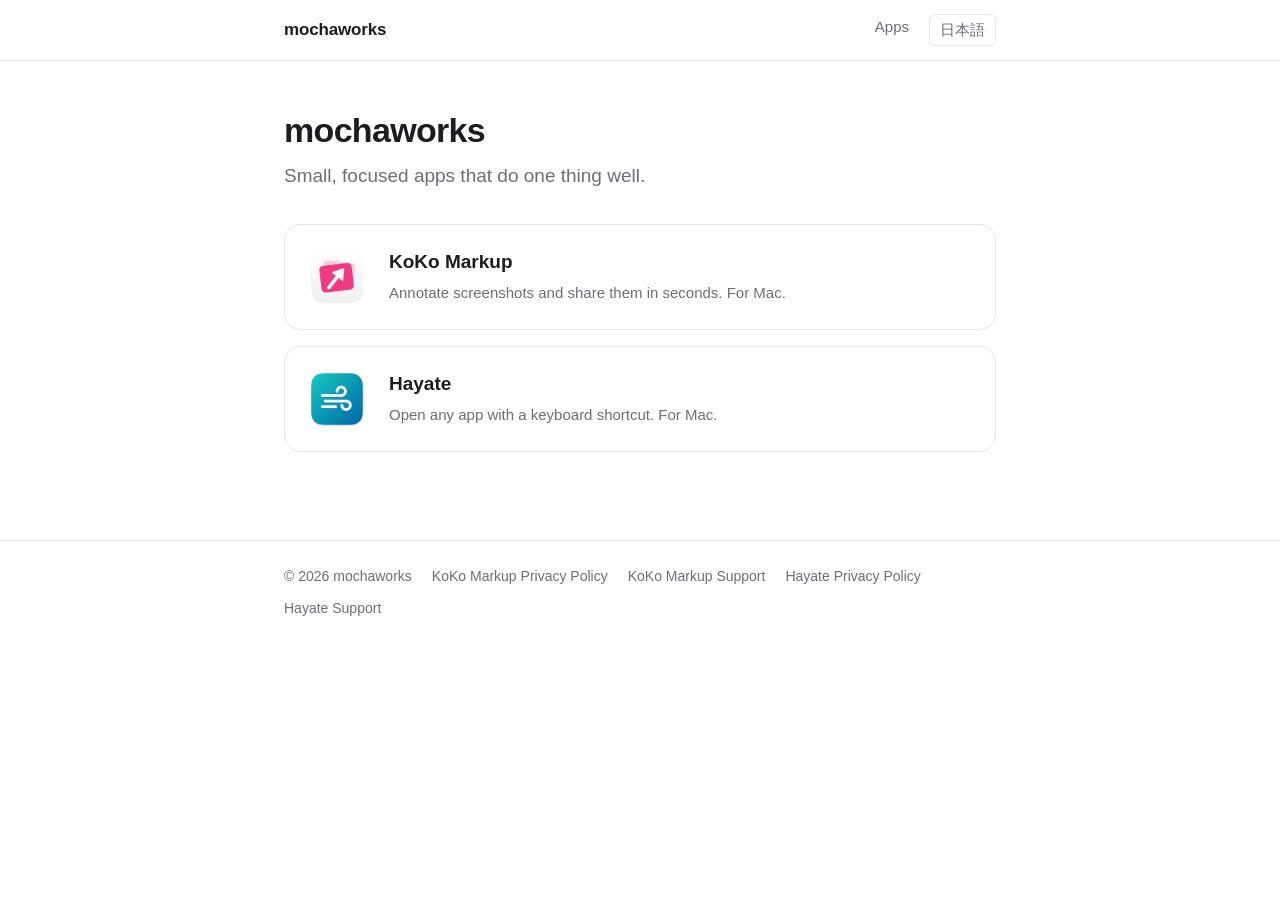
<file: index.html>
<!doctype html>
<html lang="en">
<head>
<meta charset="utf-8">
<meta name="viewport" content="width=device-width, initial-scale=1">
<title>mochaworks</title>
<meta name="description" content="Simple, focused apps for Mac by mochaworks.">
<link rel="stylesheet" href="/assets/style.css">
<link rel="alternate" hreflang="en" href="https://mochaworks.github.io/">
<link rel="alternate" hreflang="ja" href="https://mochaworks.github.io/ja/">
</head>
<body>
<header class="site-header"><div class="wrap">
<a class="brand" href="/">mochaworks</a>
<nav><a href="/">Apps</a><a class="lang" href="/ja/" hreflang="ja">日本語</a></nav>
</div></header>
<main><div class="wrap">
<h1>mochaworks</h1>
<p class="lead">Small, focused apps that do one thing well.</p>
<div class="cards">
<a class="card" href="/kokomarkup/"><img src="/kokomarkup/icon.png" alt=""><div><strong>KoKo Markup</strong><span>Annotate screenshots and share them in seconds. For Mac.</span></div></a>
<a class="card" href="/hayate/"><img src="/hayate/icon.png" alt=""><div><strong>Hayate</strong><span>Open any app with a keyboard shortcut. For Mac.</span></div></a>
</div>
</div></main>
<footer class="site-footer"><div class="wrap">
<span>© 2026 mochaworks</span>
<a href="/kokomarkup/privacy/">KoKo Markup Privacy Policy</a>
<a href="/kokomarkup/support/">KoKo Markup Support</a>
<a href="/hayate/privacy/">Hayate Privacy Policy</a>
<a href="/hayate/support/">Hayate Support</a>
</div></footer>
</body>
</html>
</file>
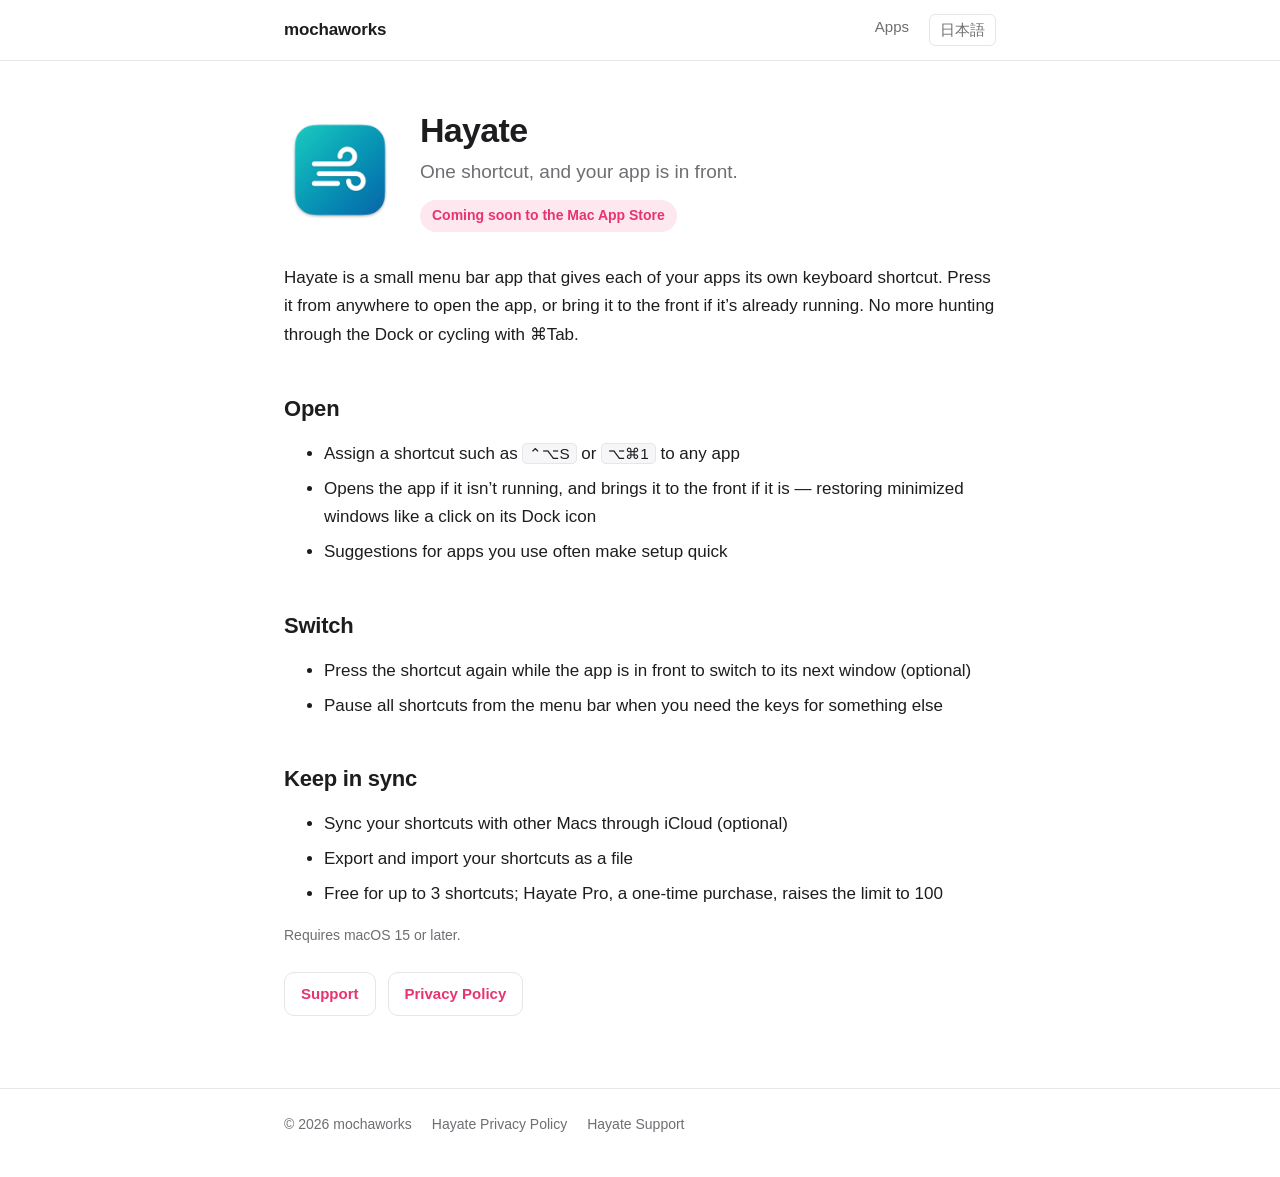
<file: hayate/index.html>
<!doctype html>
<html lang="en">
<head>
<meta charset="utf-8">
<meta name="viewport" content="width=device-width, initial-scale=1">
<title>Hayate</title>
<meta name="description" content="A Mac menu bar app that opens your apps with a keyboard shortcut.">
<link rel="stylesheet" href="/assets/style.css">
<link rel="alternate" hreflang="en" href="https://mochaworks.github.io/hayate/">
<link rel="alternate" hreflang="ja" href="https://mochaworks.github.io/ja/hayate/">
</head>
<body>
<header class="site-header"><div class="wrap">
<a class="brand" href="/">mochaworks</a>
<nav><a href="/">Apps</a><a class="lang" href="/ja/hayate/" hreflang="ja">日本語</a></nav>
</div></header>
<main><div class="wrap">
<div class="app-hero"><img src="/hayate/icon.png" alt="Hayate icon"><div><h1>Hayate</h1><p>One shortcut, and your app is in front.</p><span class="badge">Coming soon to the Mac App Store</span></div></div>
<p>Hayate is a small menu bar app that gives each of your apps its own keyboard shortcut. Press it from anywhere to open the app, or bring it to the front if it’s already running. No more hunting through the Dock or cycling with ⌘Tab.</p>
<h2>Open</h2>
<ul>
<li>Assign a shortcut such as <kbd>⌃⌥S</kbd> or <kbd>⌥⌘1</kbd> to any app</li>
<li>Opens the app if it isn’t running, and brings it to the front if it is — restoring minimized windows like a click on its Dock icon</li>
<li>Suggestions for apps you use often make setup quick</li>
</ul>
<h2>Switch</h2>
<ul>
<li>Press the shortcut again while the app is in front to switch to its next window (optional)</li>
<li>Pause all shortcuts from the menu bar when you need the keys for something else</li>
</ul>
<h2>Keep in sync</h2>
<ul>
<li>Sync your shortcuts with other Macs through iCloud (optional)</li>
<li>Export and import your shortcuts as a file</li>
<li>Free for up to 3 shortcuts; Hayate Pro, a one-time purchase, raises the limit to 100</li>
</ul>
<p class="meta">Requires macOS 15 or later.</p>
<div class="links"><a href="/hayate/support/">Support</a><a href="/hayate/privacy/">Privacy Policy</a></div>
</div></main>
<footer class="site-footer"><div class="wrap">
<span>© 2026 mochaworks</span>
<a href="/hayate/privacy/">Hayate Privacy Policy</a>
<a href="/hayate/support/">Hayate Support</a>
</div></footer>
</body>
</html>
</file>
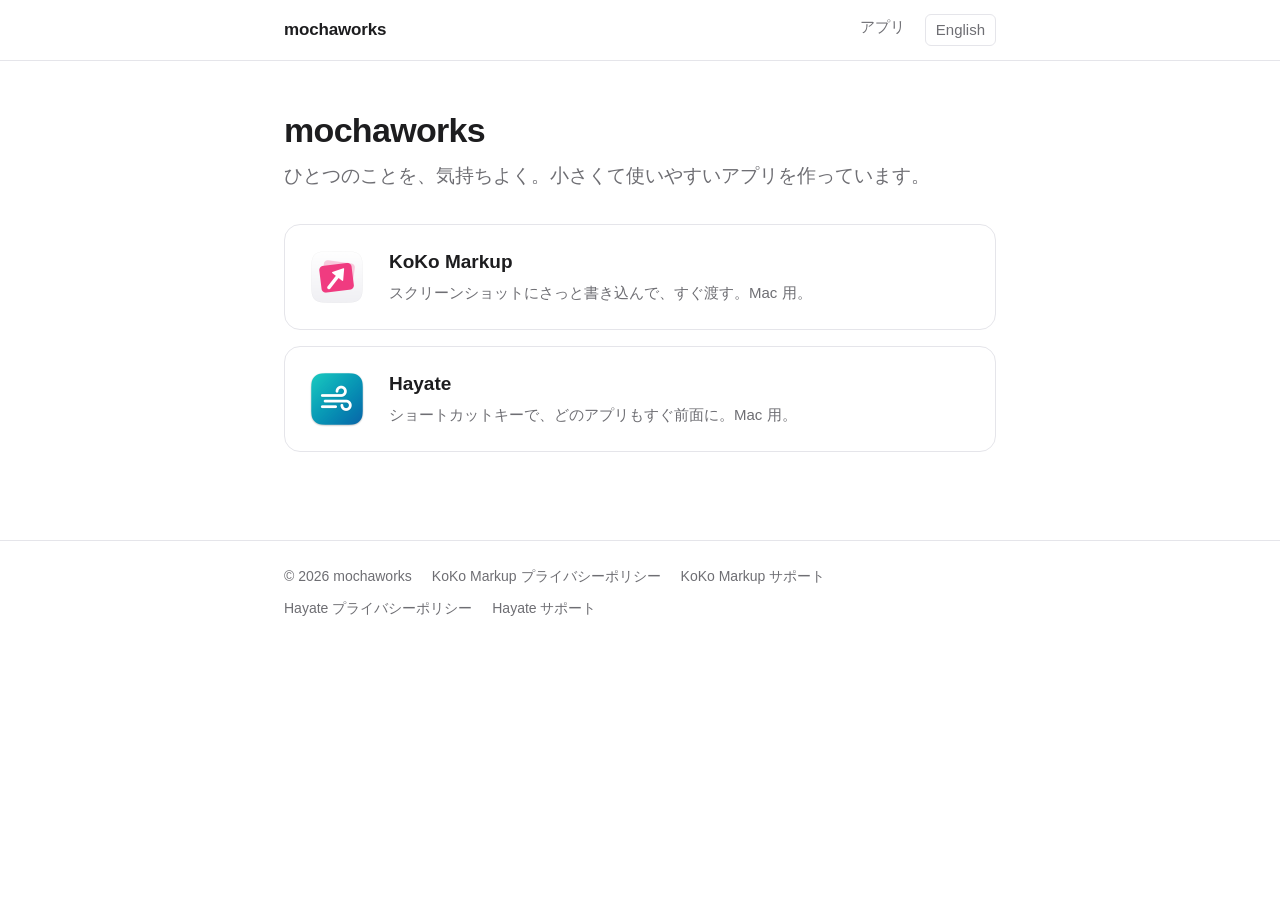
<file: ja/index.html>
<!doctype html>
<html lang="ja">
<head>
<meta charset="utf-8">
<meta name="viewport" content="width=device-width, initial-scale=1">
<title>mochaworks</title>
<meta name="description" content="mochaworks のシンプルな Mac アプリ。">
<link rel="stylesheet" href="/assets/style.css">
<link rel="alternate" hreflang="en" href="https://mochaworks.github.io/">
<link rel="alternate" hreflang="ja" href="https://mochaworks.github.io/ja/">
</head>
<body>
<header class="site-header"><div class="wrap">
<a class="brand" href="/ja/">mochaworks</a>
<nav><a href="/ja/">アプリ</a><a class="lang" href="/" hreflang="en">English</a></nav>
</div></header>
<main><div class="wrap">
<h1>mochaworks</h1>
<p class="lead">ひとつのことを、気持ちよく。小さくて使いやすいアプリを作っています。</p>
<div class="cards">
<a class="card" href="/ja/kokomarkup/"><img src="/kokomarkup/icon.png" alt=""><div><strong>KoKo Markup</strong><span>スクリーンショットにさっと書き込んで、すぐ渡す。Mac 用。</span></div></a>
<a class="card" href="/ja/hayate/"><img src="/hayate/icon.png" alt=""><div><strong>Hayate</strong><span>ショートカットキーで、どのアプリもすぐ前面に。Mac 用。</span></div></a>
</div>
</div></main>
<footer class="site-footer"><div class="wrap">
<span>© 2026 mochaworks</span>
<a href="/ja/kokomarkup/privacy/">KoKo Markup プライバシーポリシー</a>
<a href="/ja/kokomarkup/support/">KoKo Markup サポート</a>
<a href="/ja/hayate/privacy/">Hayate プライバシーポリシー</a>
<a href="/ja/hayate/support/">Hayate サポート</a>
</div></footer>
</body>
</html>
</file>
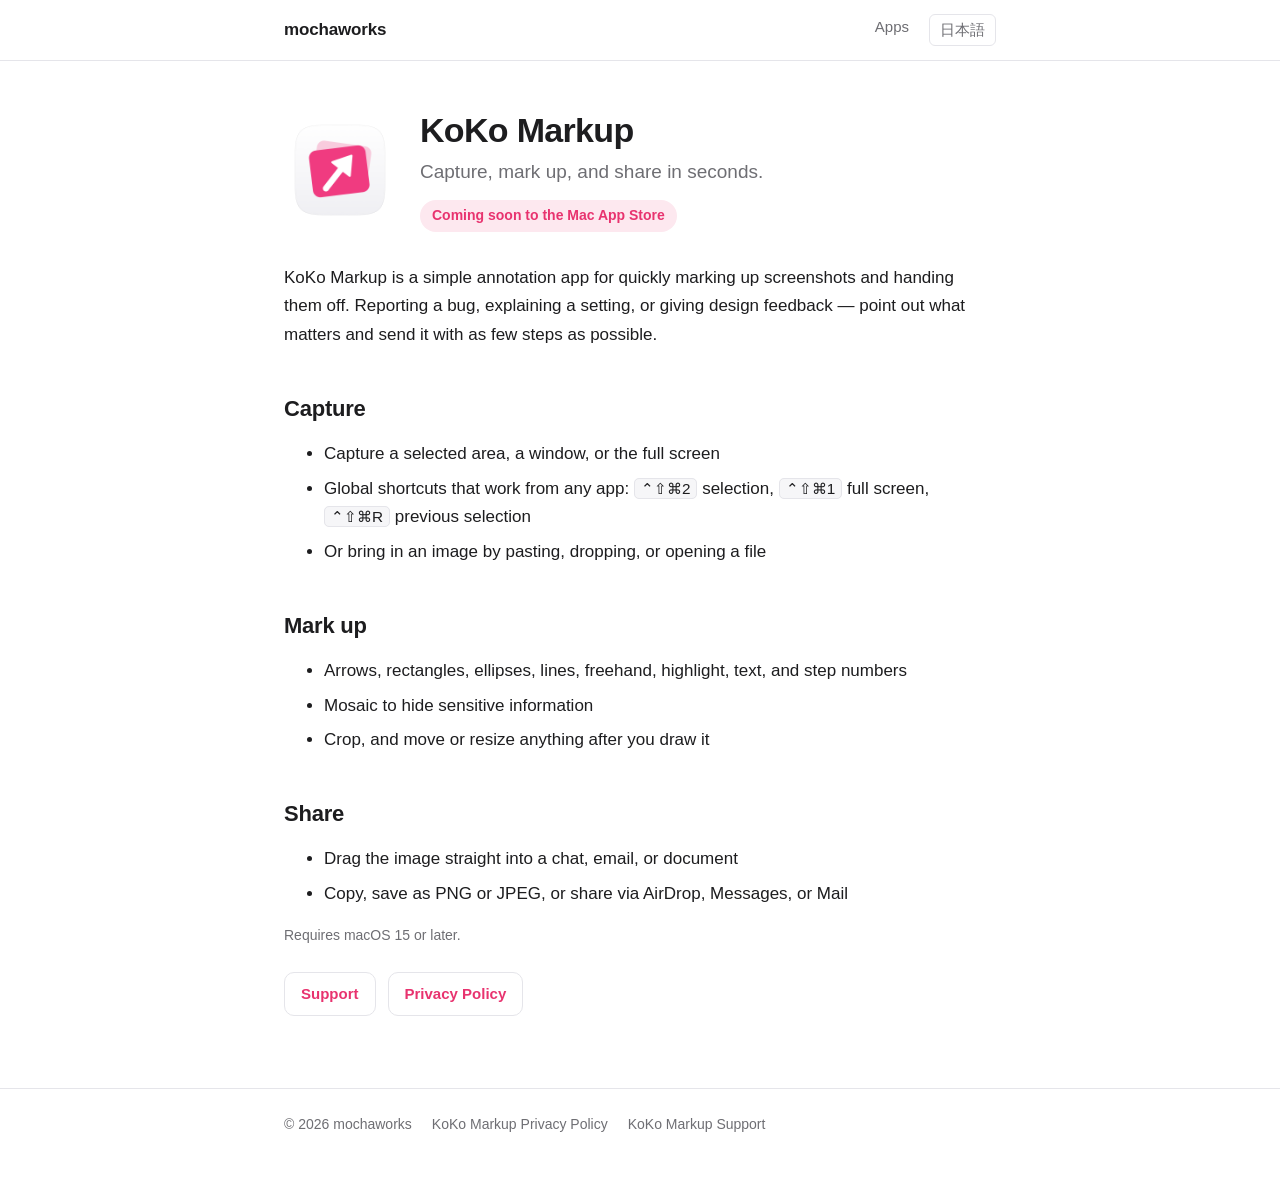
<file: kokomarkup/index.html>
<!doctype html>
<html lang="en">
<head>
<meta charset="utf-8">
<meta name="viewport" content="width=device-width, initial-scale=1">
<title>KoKo Markup</title>
<meta name="description" content="A simple Mac app for quickly annotating screenshots and sharing them.">
<link rel="stylesheet" href="/assets/style.css">
<link rel="alternate" hreflang="en" href="https://mochaworks.github.io/kokomarkup/">
<link rel="alternate" hreflang="ja" href="https://mochaworks.github.io/ja/kokomarkup/">
</head>
<body>
<header class="site-header"><div class="wrap">
<a class="brand" href="/">mochaworks</a>
<nav><a href="/">Apps</a><a class="lang" href="/ja/kokomarkup/" hreflang="ja">日本語</a></nav>
</div></header>
<main><div class="wrap">
<div class="app-hero"><img src="/kokomarkup/icon.png" alt="KoKo Markup icon"><div><h1>KoKo Markup</h1><p>Capture, mark up, and share in seconds.</p><span class="badge">Coming soon to the Mac App Store</span></div></div>
<p>KoKo Markup is a simple annotation app for quickly marking up screenshots and handing them off. Reporting a bug, explaining a setting, or giving design feedback — point out what matters and send it with as few steps as possible.</p>
<h2>Capture</h2>
<ul>
<li>Capture a selected area, a window, or the full screen</li>
<li>Global shortcuts that work from any app: <kbd>⌃⇧⌘2</kbd> selection, <kbd>⌃⇧⌘1</kbd> full screen, <kbd>⌃⇧⌘R</kbd> previous selection</li>
<li>Or bring in an image by pasting, dropping, or opening a file</li>
</ul>
<h2>Mark up</h2>
<ul>
<li>Arrows, rectangles, ellipses, lines, freehand, highlight, text, and step numbers</li>
<li>Mosaic to hide sensitive information</li>
<li>Crop, and move or resize anything after you draw it</li>
</ul>
<h2>Share</h2>
<ul>
<li>Drag the image straight into a chat, email, or document</li>
<li>Copy, save as PNG or JPEG, or share via AirDrop, Messages, or Mail</li>
</ul>
<p class="meta">Requires macOS 15 or later.</p>
<div class="links"><a href="/kokomarkup/support/">Support</a><a href="/kokomarkup/privacy/">Privacy Policy</a></div>
</div></main>
<footer class="site-footer"><div class="wrap">
<span>© 2026 mochaworks</span>
<a href="/kokomarkup/privacy/">KoKo Markup Privacy Policy</a>
<a href="/kokomarkup/support/">KoKo Markup Support</a>
</div></footer>
</body>
</html>
</file>
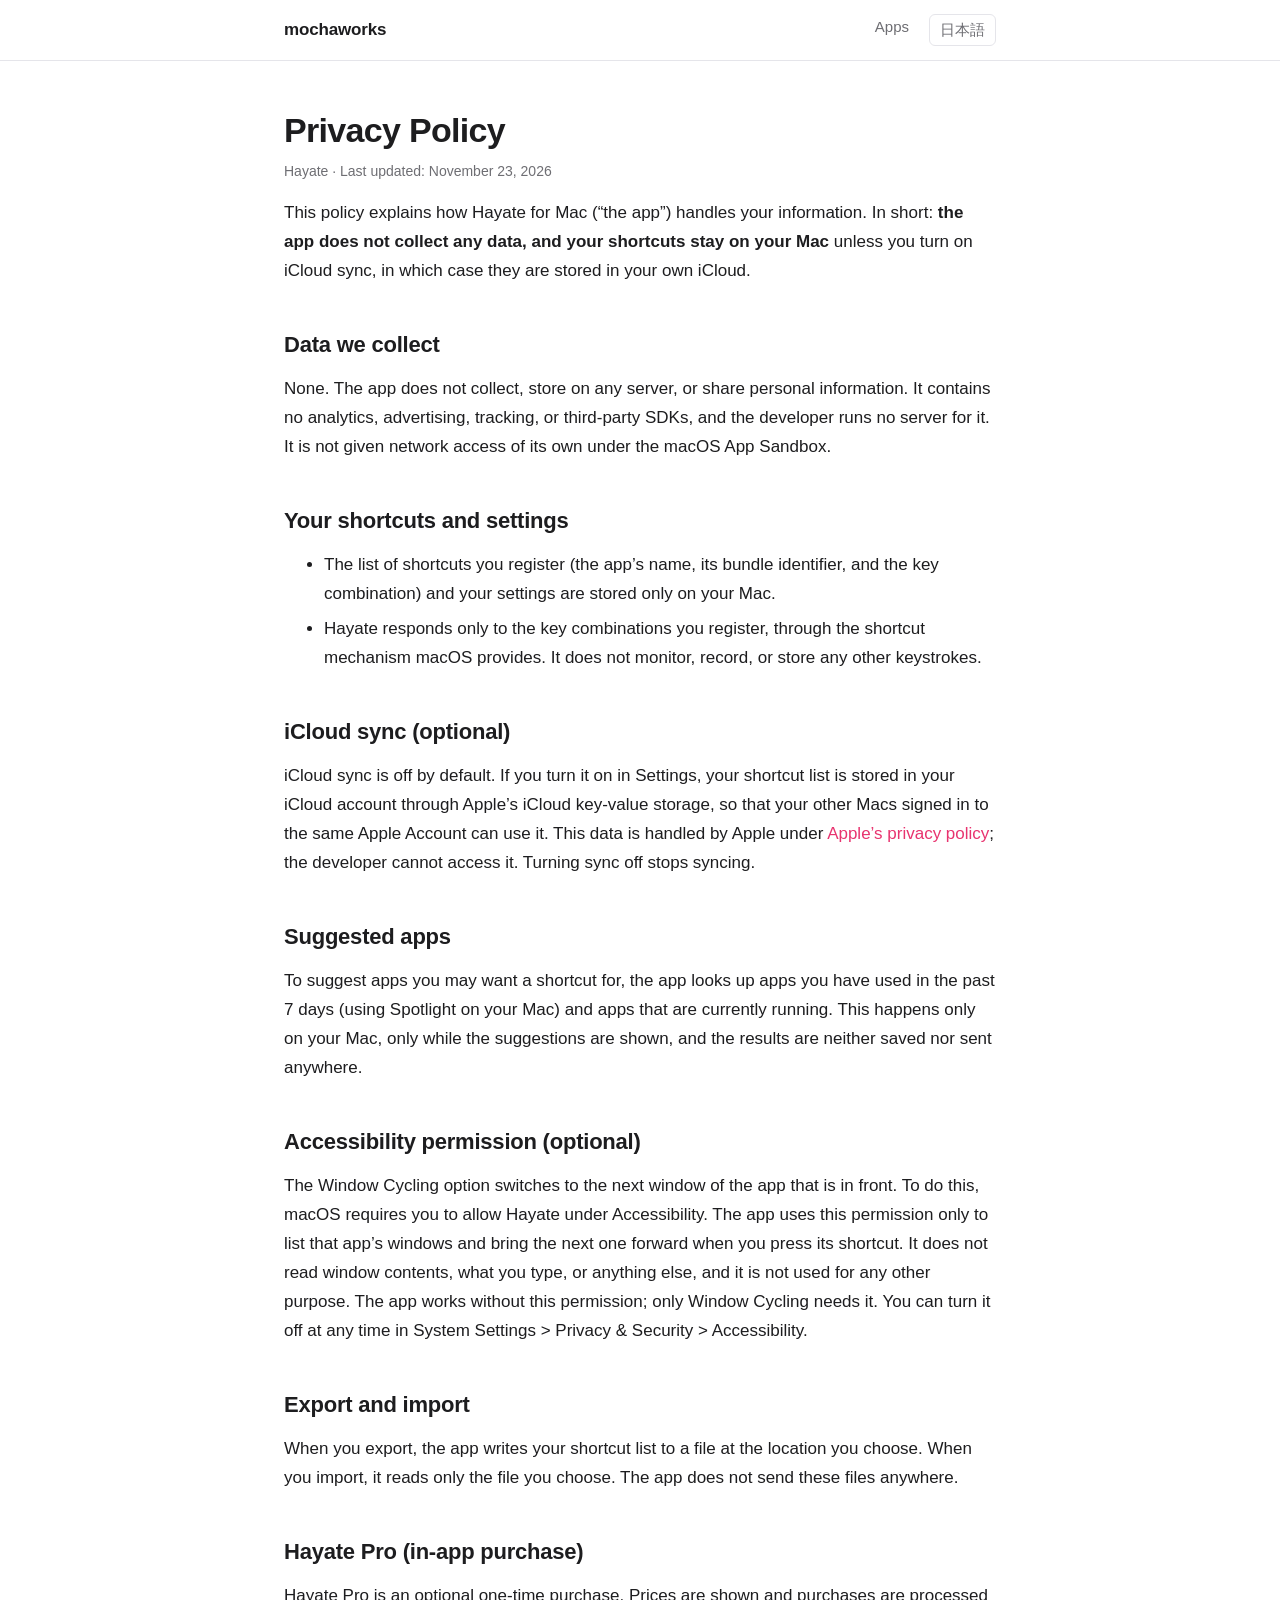
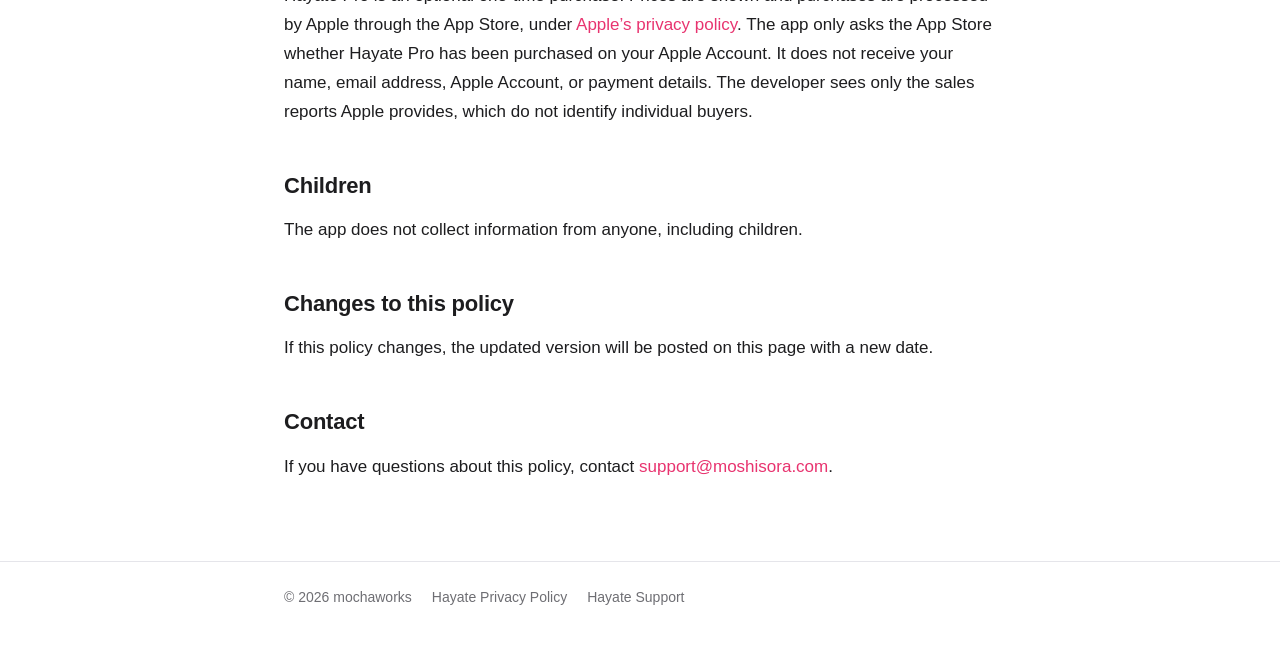
<file: hayate/privacy/index.html>
<!doctype html>
<html lang="en">
<head>
<meta charset="utf-8">
<meta name="viewport" content="width=device-width, initial-scale=1">
<title>Privacy Policy — Hayate</title>
<meta name="description" content="Hayate does not collect any data.">
<link rel="stylesheet" href="/assets/style.css">
<link rel="alternate" hreflang="en" href="https://mochaworks.github.io/hayate/privacy/">
<link rel="alternate" hreflang="ja" href="https://mochaworks.github.io/ja/hayate/privacy/">
</head>
<body>
<header class="site-header"><div class="wrap">
<a class="brand" href="/">mochaworks</a>
<nav><a href="/">Apps</a><a class="lang" href="/ja/hayate/privacy/" hreflang="ja">日本語</a></nav>
</div></header>
<main><div class="wrap">
<h1>Privacy Policy</h1>
<p class="meta">Hayate · Last updated: November 23, 2026</p>
<p>This policy explains how Hayate for Mac (“the app”) handles your information. In short: <strong>the app does not collect any data, and your shortcuts stay on your Mac</strong> unless you turn on iCloud sync, in which case they are stored in your own iCloud.</p>

<h2>Data we collect</h2>
<p>None. The app does not collect, store on any server, or share personal information. It contains no analytics, advertising, tracking, or third-party SDKs, and the developer runs no server for it. It is not given network access of its own under the macOS App Sandbox.</p>

<h2>Your shortcuts and settings</h2>
<ul>
<li>The list of shortcuts you register (the app’s name, its bundle identifier, and the key combination) and your settings are stored only on your Mac.</li>
<li>Hayate responds only to the key combinations you register, through the shortcut mechanism macOS provides. It does not monitor, record, or store any other keystrokes.</li>
</ul>

<h2>iCloud sync (optional)</h2>
<p>iCloud sync is off by default. If you turn it on in Settings, your shortcut list is stored in your iCloud account through Apple’s iCloud key-value storage, so that your other Macs signed in to the same Apple Account can use it. This data is handled by Apple under <a href="https://www.apple.com/legal/privacy/">Apple’s privacy policy</a>; the developer cannot access it. Turning sync off stops syncing.</p>

<h2>Suggested apps</h2>
<p>To suggest apps you may want a shortcut for, the app looks up apps you have used in the past 7 days (using Spotlight on your Mac) and apps that are currently running. This happens only on your Mac, only while the suggestions are shown, and the results are neither saved nor sent anywhere.</p>

<h2>Accessibility permission (optional)</h2>
<p>The Window Cycling option switches to the next window of the app that is in front. To do this, macOS requires you to allow Hayate under Accessibility. The app uses this permission only to list that app’s windows and bring the next one forward when you press its shortcut. It does not read window contents, what you type, or anything else, and it is not used for any other purpose. The app works without this permission; only Window Cycling needs it. You can turn it off at any time in System Settings &gt; Privacy &amp; Security &gt; Accessibility.</p>

<h2>Export and import</h2>
<p>When you export, the app writes your shortcut list to a file at the location you choose. When you import, it reads only the file you choose. The app does not send these files anywhere.</p>

<h2>Hayate Pro (in-app purchase)</h2>
<p>Hayate Pro is an optional one-time purchase. Prices are shown and purchases are processed by Apple through the App Store, under <a href="https://www.apple.com/legal/privacy/">Apple’s privacy policy</a>. The app only asks the App Store whether Hayate Pro has been purchased on your Apple Account. It does not receive your name, email address, Apple Account, or payment details. The developer sees only the sales reports Apple provides, which do not identify individual buyers.</p>

<h2>Children</h2>
<p>The app does not collect information from anyone, including children.</p>

<h2>Changes to this policy</h2>
<p>If this policy changes, the updated version will be posted on this page with a new date.</p>

<h2>Contact</h2>
<p>If you have questions about this policy, contact <a href="mailto:support@moshisora.com">support@moshisora.com</a>.</p>
</div></main>
<footer class="site-footer"><div class="wrap">
<span>© 2026 mochaworks</span>
<a href="/hayate/privacy/">Hayate Privacy Policy</a>
<a href="/hayate/support/">Hayate Support</a>
</div></footer>
</body>
</html>
</file>
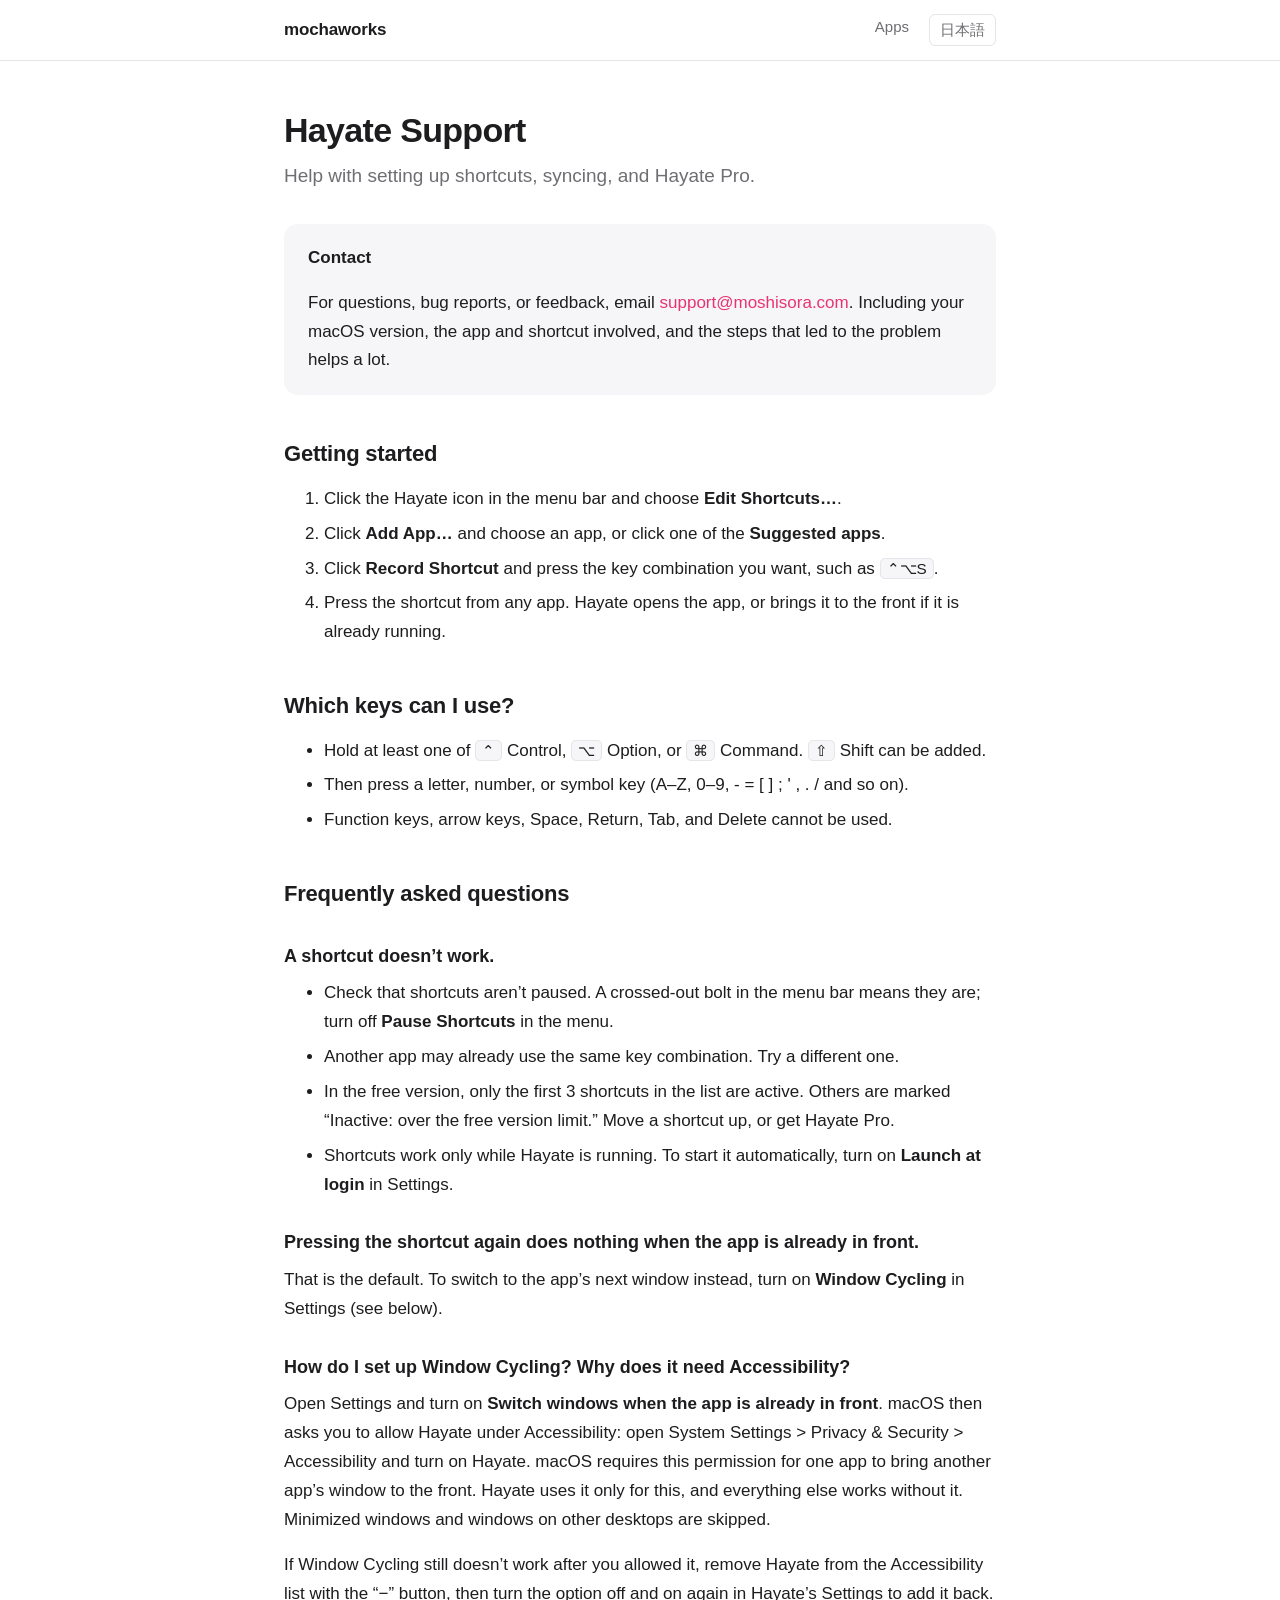
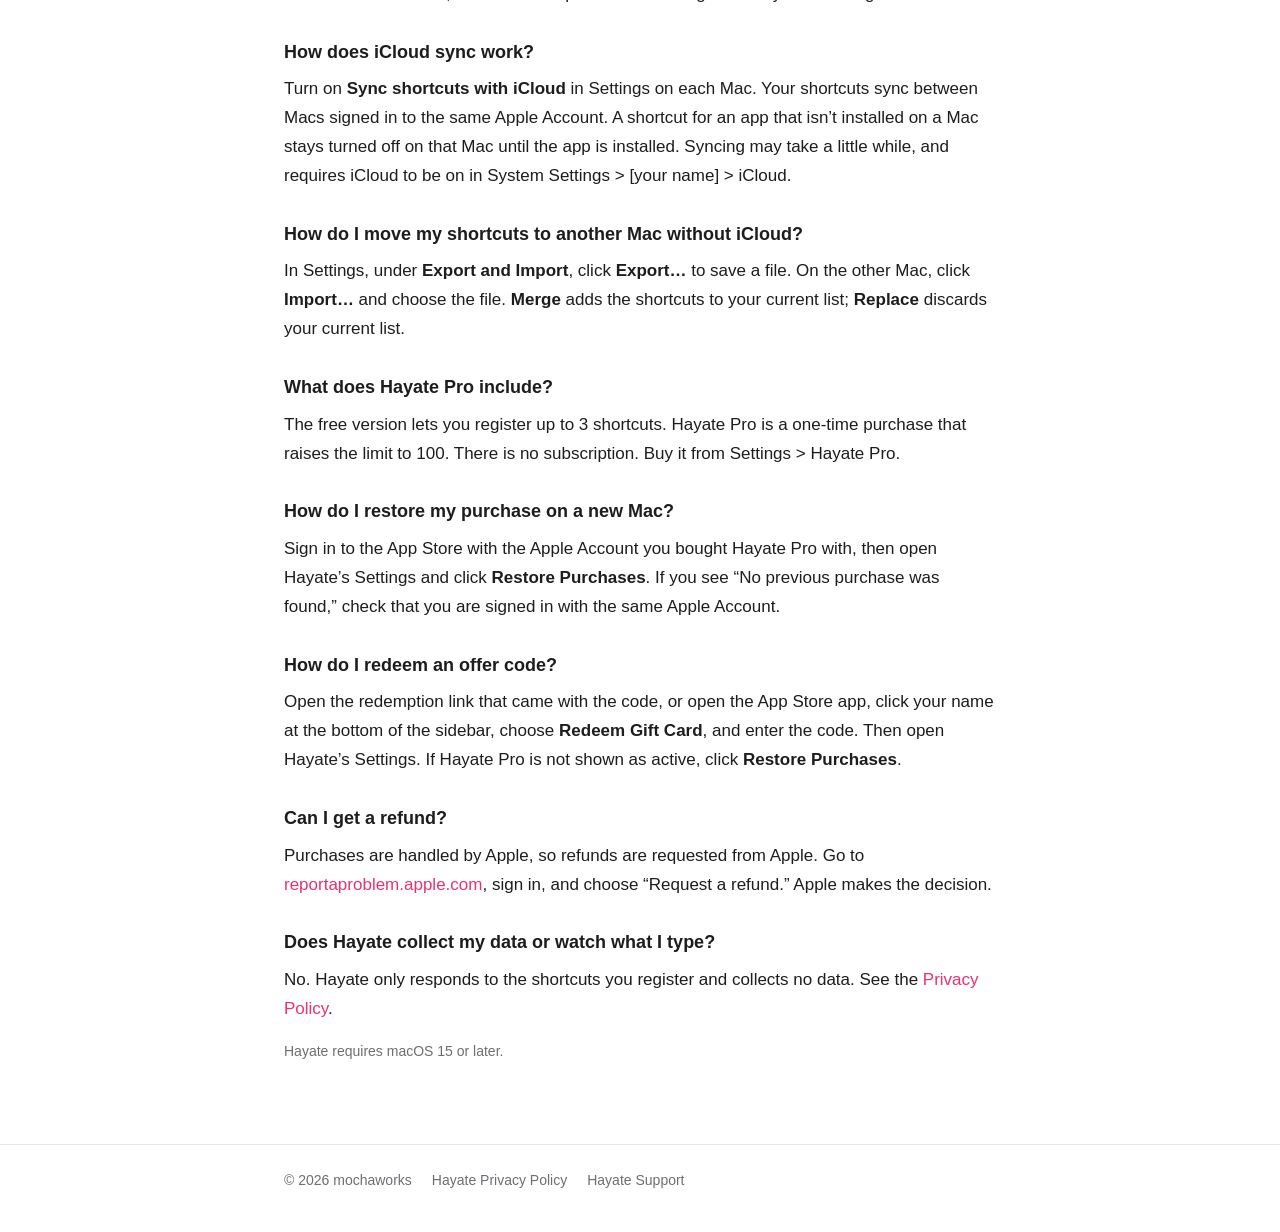
<file: hayate/support/index.html>
<!doctype html>
<html lang="en">
<head>
<meta charset="utf-8">
<meta name="viewport" content="width=device-width, initial-scale=1">
<title>Support — Hayate</title>
<meta name="description" content="Help and frequently asked questions for Hayate.">
<link rel="stylesheet" href="/assets/style.css">
<link rel="alternate" hreflang="en" href="https://mochaworks.github.io/hayate/support/">
<link rel="alternate" hreflang="ja" href="https://mochaworks.github.io/ja/hayate/support/">
</head>
<body>
<header class="site-header"><div class="wrap">
<a class="brand" href="/">mochaworks</a>
<nav><a href="/">Apps</a><a class="lang" href="/ja/hayate/support/" hreflang="ja">日本語</a></nav>
</div></header>
<main><div class="wrap">
<h1>Hayate Support</h1>
<p class="lead">Help with setting up shortcuts, syncing, and Hayate Pro.</p>

<div class="contact">
<p><strong>Contact</strong></p>
<p>For questions, bug reports, or feedback, email <a href="mailto:support@moshisora.com">support@moshisora.com</a>. Including your macOS version, the app and shortcut involved, and the steps that led to the problem helps a lot.</p>
</div>

<h2>Getting started</h2>
<ol>
<li>Click the Hayate icon in the menu bar and choose <strong>Edit Shortcuts…</strong>.</li>
<li>Click <strong>Add App…</strong> and choose an app, or click one of the <strong>Suggested apps</strong>.</li>
<li>Click <strong>Record Shortcut</strong> and press the key combination you want, such as <kbd>⌃⌥S</kbd>.</li>
<li>Press the shortcut from any app. Hayate opens the app, or brings it to the front if it is already running.</li>
</ol>

<h2>Which keys can I use?</h2>
<ul>
<li>Hold at least one of <kbd>⌃</kbd> Control, <kbd>⌥</kbd> Option, or <kbd>⌘</kbd> Command. <kbd>⇧</kbd> Shift can be added.</li>
<li>Then press a letter, number, or symbol key (A–Z, 0–9, - = [ ] ; ' , . / and so on).</li>
<li>Function keys, arrow keys, Space, Return, Tab, and Delete cannot be used.</li>
</ul>

<h2>Frequently asked questions</h2>
<h3>A shortcut doesn’t work.</h3>
<ul>
<li>Check that shortcuts aren’t paused. A crossed-out bolt in the menu bar means they are; turn off <strong>Pause Shortcuts</strong> in the menu.</li>
<li>Another app may already use the same key combination. Try a different one.</li>
<li>In the free version, only the first 3 shortcuts in the list are active. Others are marked “Inactive: over the free version limit.” Move a shortcut up, or get Hayate Pro.</li>
<li>Shortcuts work only while Hayate is running. To start it automatically, turn on <strong>Launch at login</strong> in Settings.</li>
</ul>

<h3>Pressing the shortcut again does nothing when the app is already in front.</h3>
<p>That is the default. To switch to the app’s next window instead, turn on <strong>Window Cycling</strong> in Settings (see below).</p>

<h3>How do I set up Window Cycling? Why does it need Accessibility?</h3>
<p>Open Settings and turn on <strong>Switch windows when the app is already in front</strong>. macOS then asks you to allow Hayate under Accessibility: open System Settings &gt; Privacy &amp; Security &gt; Accessibility and turn on Hayate. macOS requires this permission for one app to bring another app’s window to the front. Hayate uses it only for this, and everything else works without it. Minimized windows and windows on other desktops are skipped.</p>
<p>If Window Cycling still doesn’t work after you allowed it, remove Hayate from the Accessibility list with the “−” button, then turn the option off and on again in Hayate’s Settings to add it back.</p>

<h3>How does iCloud sync work?</h3>
<p>Turn on <strong>Sync shortcuts with iCloud</strong> in Settings on each Mac. Your shortcuts sync between Macs signed in to the same Apple Account. A shortcut for an app that isn’t installed on a Mac stays turned off on that Mac until the app is installed. Syncing may take a little while, and requires iCloud to be on in System Settings &gt; [your name] &gt; iCloud.</p>

<h3>How do I move my shortcuts to another Mac without iCloud?</h3>
<p>In Settings, under <strong>Export and Import</strong>, click <strong>Export…</strong> to save a file. On the other Mac, click <strong>Import…</strong> and choose the file. <strong>Merge</strong> adds the shortcuts to your current list; <strong>Replace</strong> discards your current list.</p>

<h3>What does Hayate Pro include?</h3>
<p>The free version lets you register up to 3 shortcuts. Hayate Pro is a one-time purchase that raises the limit to 100. There is no subscription. Buy it from Settings &gt; Hayate Pro.</p>

<h3>How do I restore my purchase on a new Mac?</h3>
<p>Sign in to the App Store with the Apple Account you bought Hayate Pro with, then open Hayate’s Settings and click <strong>Restore Purchases</strong>. If you see “No previous purchase was found,” check that you are signed in with the same Apple Account.</p>

<h3>How do I redeem an offer code?</h3>
<p>Open the redemption link that came with the code, or open the App Store app, click your name at the bottom of the sidebar, choose <strong>Redeem Gift Card</strong>, and enter the code. Then open Hayate’s Settings. If Hayate Pro is not shown as active, click <strong>Restore Purchases</strong>.</p>

<h3>Can I get a refund?</h3>
<p>Purchases are handled by Apple, so refunds are requested from Apple. Go to <a href="https://reportaproblem.apple.com/">reportaproblem.apple.com</a>, sign in, and choose “Request a refund.” Apple makes the decision.</p>

<h3>Does Hayate collect my data or watch what I type?</h3>
<p>No. Hayate only responds to the shortcuts you register and collects no data. See the <a href="/hayate/privacy/">Privacy Policy</a>.</p>

<p class="meta">Hayate requires macOS 15 or later.</p>
</div></main>
<footer class="site-footer"><div class="wrap">
<span>© 2026 mochaworks</span>
<a href="/hayate/privacy/">Hayate Privacy Policy</a>
<a href="/hayate/support/">Hayate Support</a>
</div></footer>
</body>
</html>
</file>
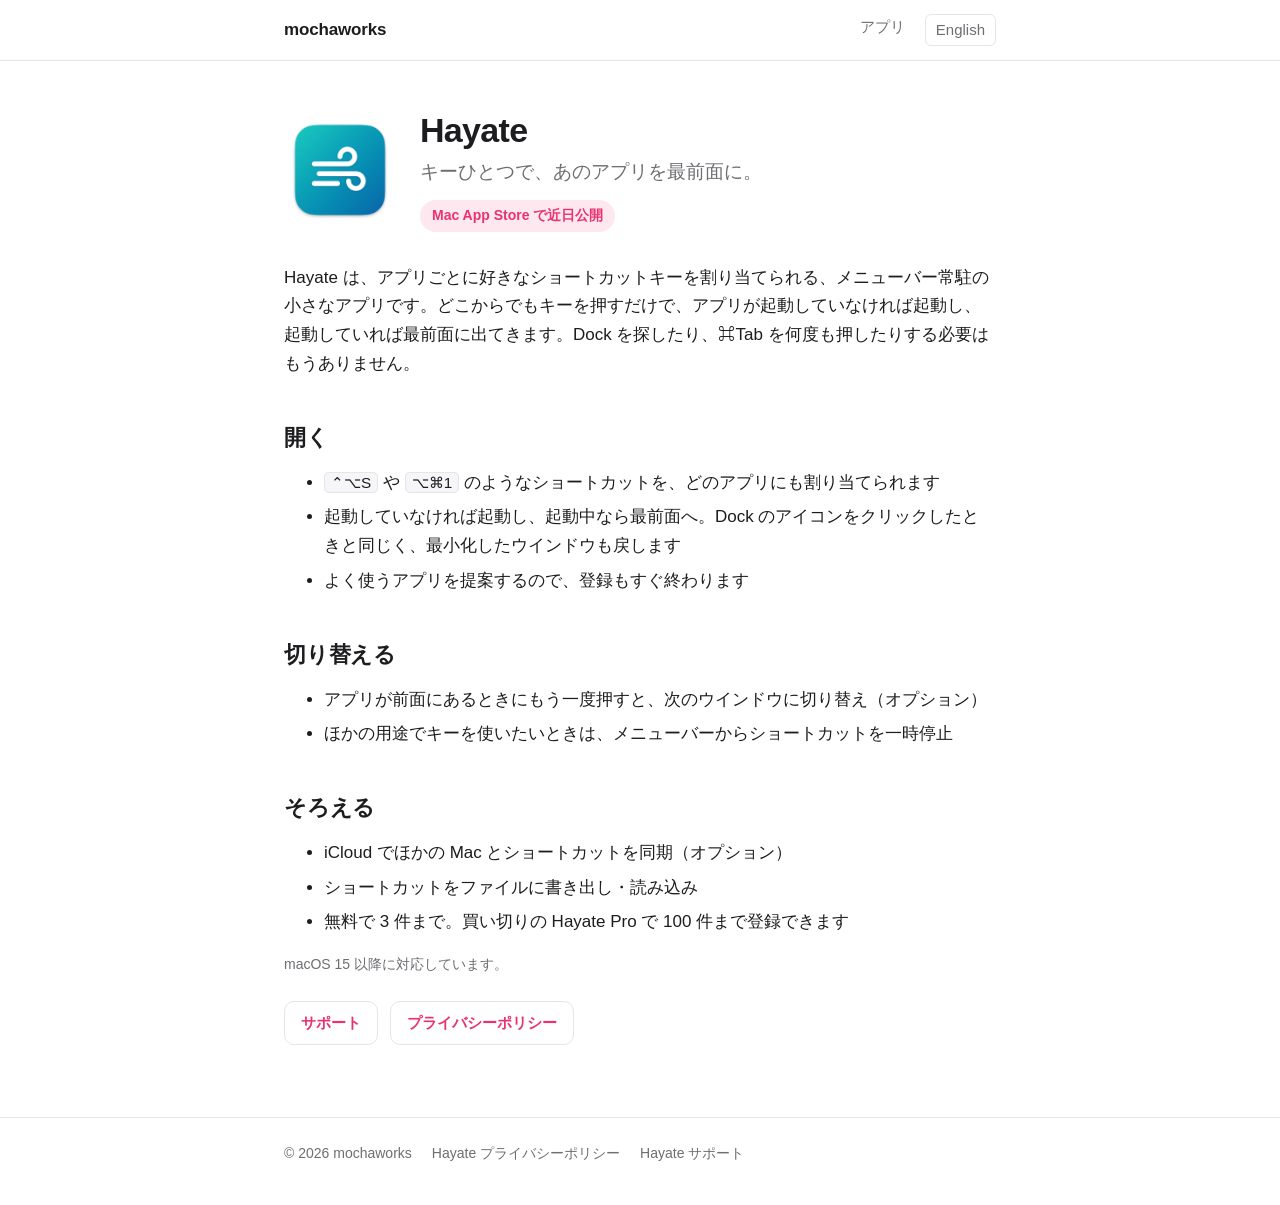
<file: ja/hayate/index.html>
<!doctype html>
<html lang="ja">
<head>
<meta charset="utf-8">
<meta name="viewport" content="width=device-width, initial-scale=1">
<title>Hayate</title>
<meta name="description" content="ショートカットキーでアプリを開く、Mac のメニューバー常駐アプリ。">
<link rel="stylesheet" href="/assets/style.css">
<link rel="alternate" hreflang="en" href="https://mochaworks.github.io/hayate/">
<link rel="alternate" hreflang="ja" href="https://mochaworks.github.io/ja/hayate/">
</head>
<body>
<header class="site-header"><div class="wrap">
<a class="brand" href="/ja/">mochaworks</a>
<nav><a href="/ja/">アプリ</a><a class="lang" href="/hayate/" hreflang="en">English</a></nav>
</div></header>
<main><div class="wrap">
<div class="app-hero"><img src="/hayate/icon.png" alt="Hayate のアイコン"><div><h1>Hayate</h1><p>キーひとつで、あのアプリを最前面に。</p><span class="badge">Mac App Store で近日公開</span></div></div>
<p>Hayate は、アプリごとに好きなショートカットキーを割り当てられる、メニューバー常駐の小さなアプリです。どこからでもキーを押すだけで、アプリが起動していなければ起動し、起動していれば最前面に出てきます。Dock を探したり、⌘Tab を何度も押したりする必要はもうありません。</p>
<h2>開く</h2>
<ul>
<li><kbd>⌃⌥S</kbd> や <kbd>⌥⌘1</kbd> のようなショートカットを、どのアプリにも割り当てられます</li>
<li>起動していなければ起動し、起動中なら最前面へ。Dock のアイコンをクリックしたときと同じく、最小化したウインドウも戻します</li>
<li>よく使うアプリを提案するので、登録もすぐ終わります</li>
</ul>
<h2>切り替える</h2>
<ul>
<li>アプリが前面にあるときにもう一度押すと、次のウインドウに切り替え（オプション）</li>
<li>ほかの用途でキーを使いたいときは、メニューバーからショートカットを一時停止</li>
</ul>
<h2>そろえる</h2>
<ul>
<li>iCloud でほかの Mac とショートカットを同期（オプション）</li>
<li>ショートカットをファイルに書き出し・読み込み</li>
<li>無料で 3 件まで。買い切りの Hayate Pro で 100 件まで登録できます</li>
</ul>
<p class="meta">macOS 15 以降に対応しています。</p>
<div class="links"><a href="/ja/hayate/support/">サポート</a><a href="/ja/hayate/privacy/">プライバシーポリシー</a></div>
</div></main>
<footer class="site-footer"><div class="wrap">
<span>© 2026 mochaworks</span>
<a href="/ja/hayate/privacy/">Hayate プライバシーポリシー</a>
<a href="/ja/hayate/support/">Hayate サポート</a>
</div></footer>
</body>
</html>
</file>
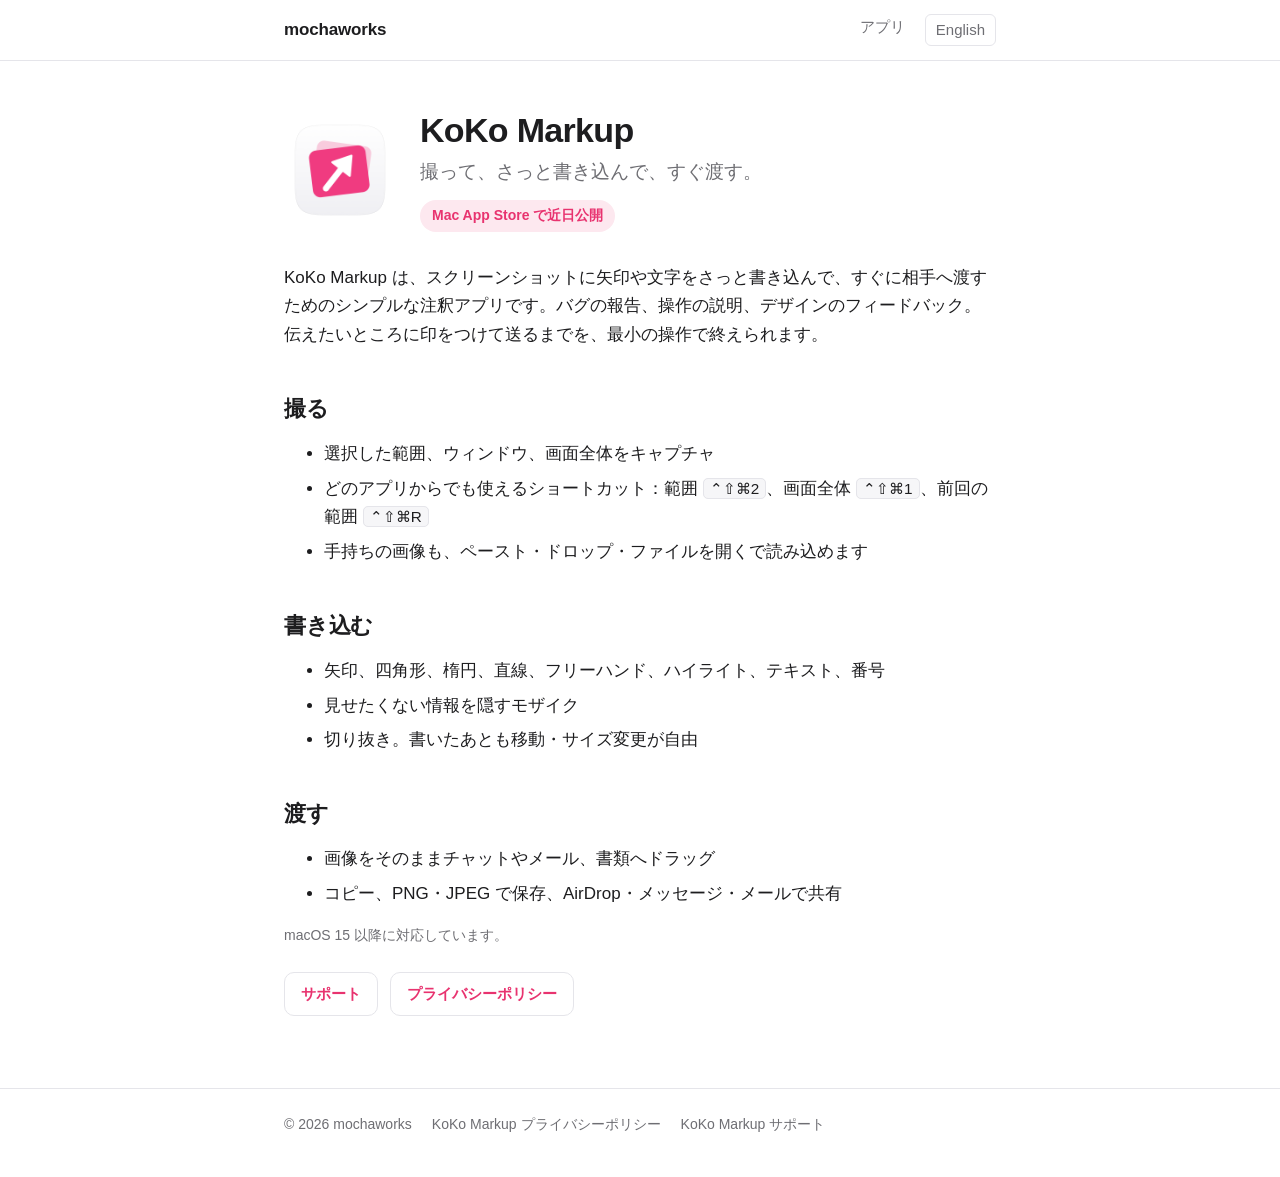
<file: ja/kokomarkup/index.html>
<!doctype html>
<html lang="ja">
<head>
<meta charset="utf-8">
<meta name="viewport" content="width=device-width, initial-scale=1">
<title>KoKo Markup</title>
<meta name="description" content="スクリーンショットにさっと書き込んで、すぐ渡すためのシンプルな Mac アプリ。">
<link rel="stylesheet" href="/assets/style.css">
<link rel="alternate" hreflang="en" href="https://mochaworks.github.io/kokomarkup/">
<link rel="alternate" hreflang="ja" href="https://mochaworks.github.io/ja/kokomarkup/">
</head>
<body>
<header class="site-header"><div class="wrap">
<a class="brand" href="/ja/">mochaworks</a>
<nav><a href="/ja/">アプリ</a><a class="lang" href="/kokomarkup/" hreflang="en">English</a></nav>
</div></header>
<main><div class="wrap">
<div class="app-hero"><img src="/kokomarkup/icon.png" alt="KoKo Markup のアイコン"><div><h1>KoKo Markup</h1><p>撮って、さっと書き込んで、すぐ渡す。</p><span class="badge">Mac App Store で近日公開</span></div></div>
<p>KoKo Markup は、スクリーンショットに矢印や文字をさっと書き込んで、すぐに相手へ渡すためのシンプルな注釈アプリです。バグの報告、操作の説明、デザインのフィードバック。伝えたいところに印をつけて送るまでを、最小の操作で終えられます。</p>
<h2>撮る</h2>
<ul>
<li>選択した範囲、ウィンドウ、画面全体をキャプチャ</li>
<li>どのアプリからでも使えるショートカット：範囲 <kbd>⌃⇧⌘2</kbd>、画面全体 <kbd>⌃⇧⌘1</kbd>、前回の範囲 <kbd>⌃⇧⌘R</kbd></li>
<li>手持ちの画像も、ペースト・ドロップ・ファイルを開くで読み込めます</li>
</ul>
<h2>書き込む</h2>
<ul>
<li>矢印、四角形、楕円、直線、フリーハンド、ハイライト、テキスト、番号</li>
<li>見せたくない情報を隠すモザイク</li>
<li>切り抜き。書いたあとも移動・サイズ変更が自由</li>
</ul>
<h2>渡す</h2>
<ul>
<li>画像をそのままチャットやメール、書類へドラッグ</li>
<li>コピー、PNG・JPEG で保存、AirDrop・メッセージ・メールで共有</li>
</ul>
<p class="meta">macOS 15 以降に対応しています。</p>
<div class="links"><a href="/ja/kokomarkup/support/">サポート</a><a href="/ja/kokomarkup/privacy/">プライバシーポリシー</a></div>
</div></main>
<footer class="site-footer"><div class="wrap">
<span>© 2026 mochaworks</span>
<a href="/ja/kokomarkup/privacy/">KoKo Markup プライバシーポリシー</a>
<a href="/ja/kokomarkup/support/">KoKo Markup サポート</a>
</div></footer>
</body>
</html>
</file>
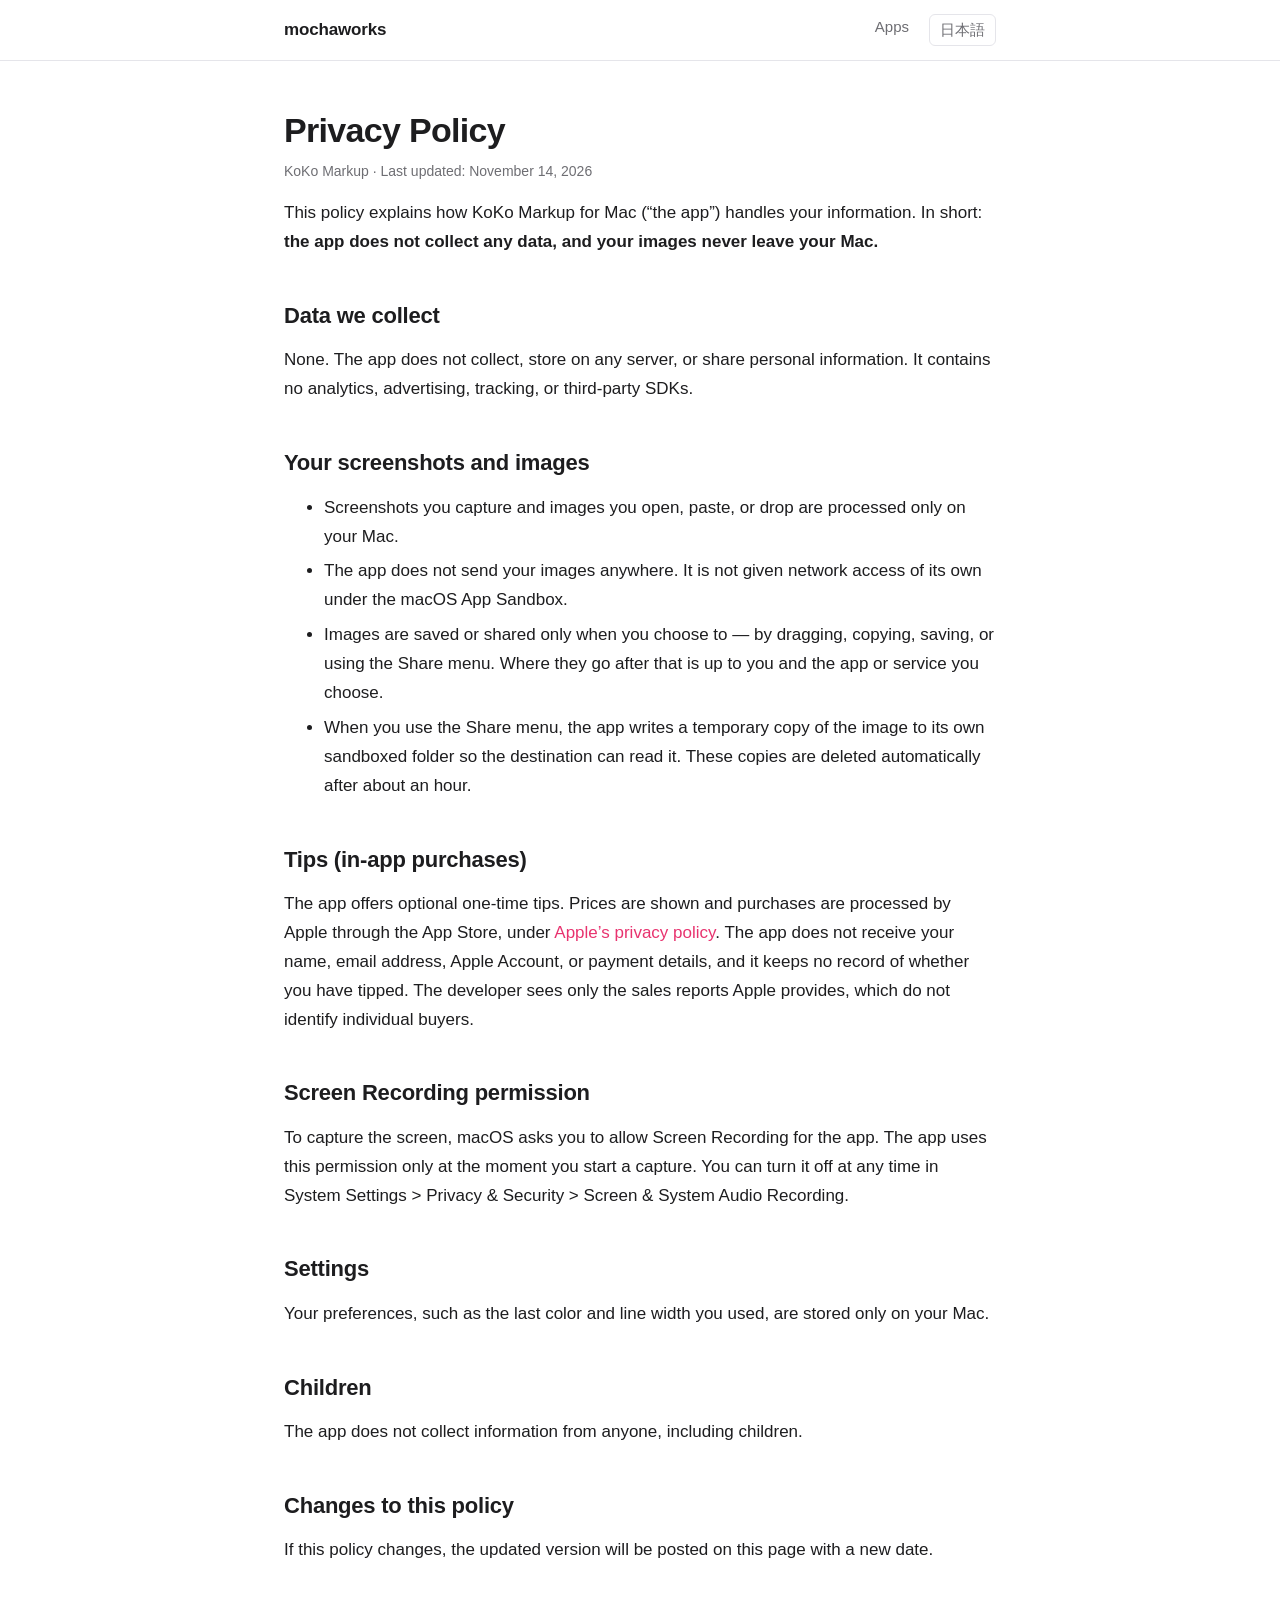
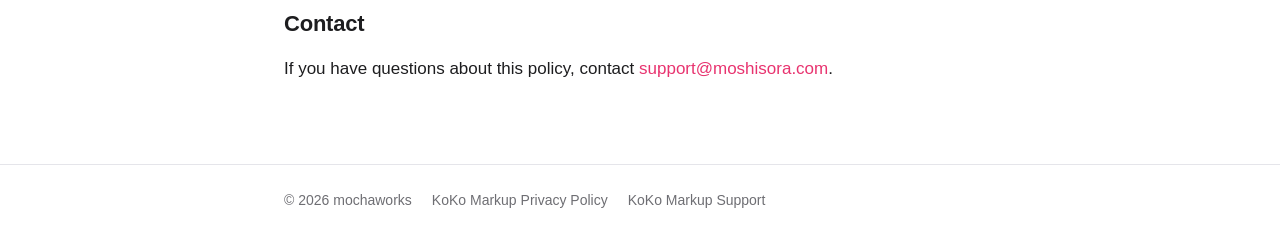
<file: kokomarkup/privacy/index.html>
<!doctype html>
<html lang="en">
<head>
<meta charset="utf-8">
<meta name="viewport" content="width=device-width, initial-scale=1">
<title>Privacy Policy — KoKo Markup</title>
<meta name="description" content="KoKo Markup does not collect any data.">
<link rel="stylesheet" href="/assets/style.css">
<link rel="alternate" hreflang="en" href="https://mochaworks.github.io/kokomarkup/privacy/">
<link rel="alternate" hreflang="ja" href="https://mochaworks.github.io/ja/kokomarkup/privacy/">
</head>
<body>
<header class="site-header"><div class="wrap">
<a class="brand" href="/">mochaworks</a>
<nav><a href="/">Apps</a><a class="lang" href="/ja/kokomarkup/privacy/" hreflang="ja">日本語</a></nav>
</div></header>
<main><div class="wrap">
<h1>Privacy Policy</h1>
<p class="meta">KoKo Markup · Last updated: November 14, 2026</p>
<p>This policy explains how KoKo Markup for Mac (“the app”) handles your information. In short: <strong>the app does not collect any data, and your images never leave your Mac.</strong></p>

<h2>Data we collect</h2>
<p>None. The app does not collect, store on any server, or share personal information. It contains no analytics, advertising, tracking, or third-party SDKs.</p>

<h2>Your screenshots and images</h2>
<ul>
<li>Screenshots you capture and images you open, paste, or drop are processed only on your Mac.</li>
<li>The app does not send your images anywhere. It is not given network access of its own under the macOS App Sandbox.</li>
<li>Images are saved or shared only when you choose to — by dragging, copying, saving, or using the Share menu. Where they go after that is up to you and the app or service you choose.</li>
<li>When you use the Share menu, the app writes a temporary copy of the image to its own sandboxed folder so the destination can read it. These copies are deleted automatically after about an hour.</li>
</ul>

<h2>Tips (in-app purchases)</h2>
<p>The app offers optional one-time tips. Prices are shown and purchases are processed by Apple through the App Store, under <a href="https://www.apple.com/legal/privacy/">Apple’s privacy policy</a>. The app does not receive your name, email address, Apple Account, or payment details, and it keeps no record of whether you have tipped. The developer sees only the sales reports Apple provides, which do not identify individual buyers.</p>

<h2>Screen Recording permission</h2>
<p>To capture the screen, macOS asks you to allow Screen Recording for the app. The app uses this permission only at the moment you start a capture. You can turn it off at any time in System Settings &gt; Privacy &amp; Security &gt; Screen &amp; System Audio Recording.</p>

<h2>Settings</h2>
<p>Your preferences, such as the last color and line width you used, are stored only on your Mac.</p>

<h2>Children</h2>
<p>The app does not collect information from anyone, including children.</p>

<h2>Changes to this policy</h2>
<p>If this policy changes, the updated version will be posted on this page with a new date.</p>

<h2>Contact</h2>
<p>If you have questions about this policy, contact <a href="mailto:support@moshisora.com">support@moshisora.com</a>.</p>
</div></main>
<footer class="site-footer"><div class="wrap">
<span>© 2026 mochaworks</span>
<a href="/kokomarkup/privacy/">KoKo Markup Privacy Policy</a>
<a href="/kokomarkup/support/">KoKo Markup Support</a>
</div></footer>
</body>
</html>
</file>
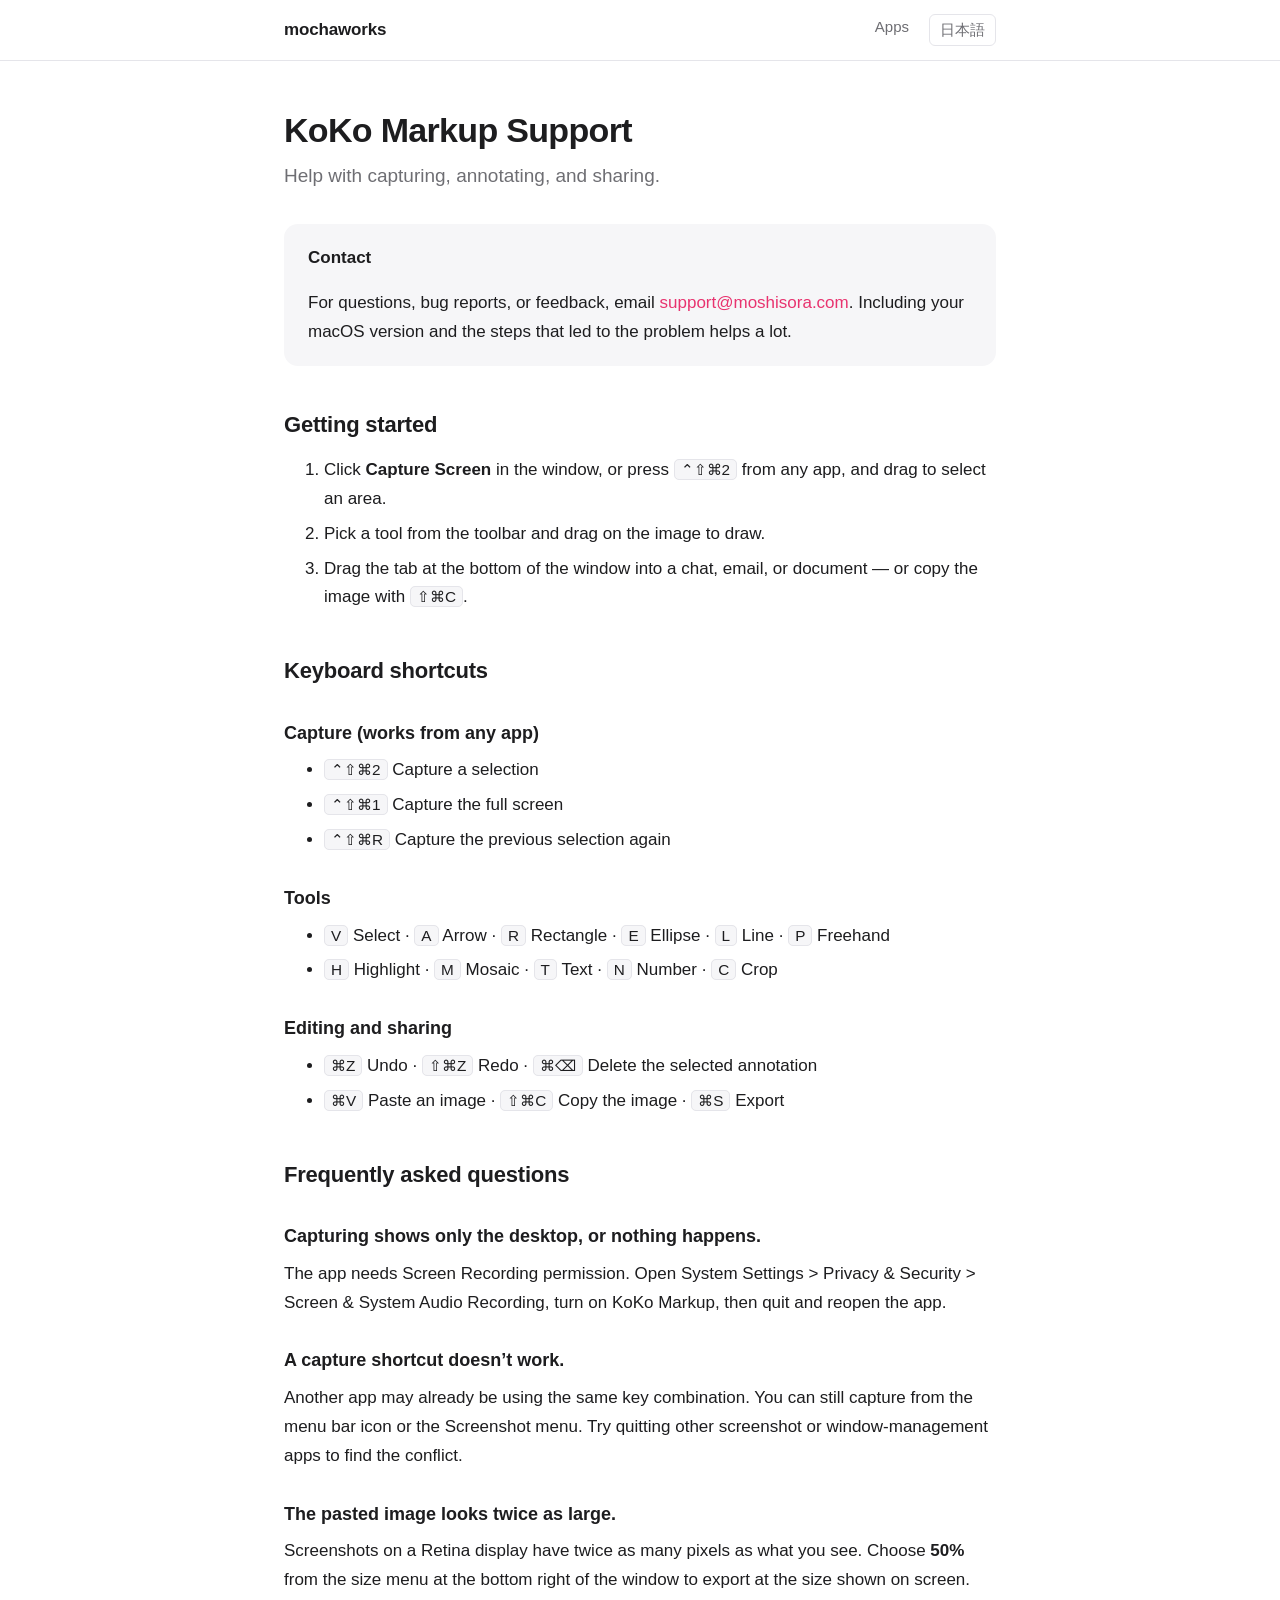
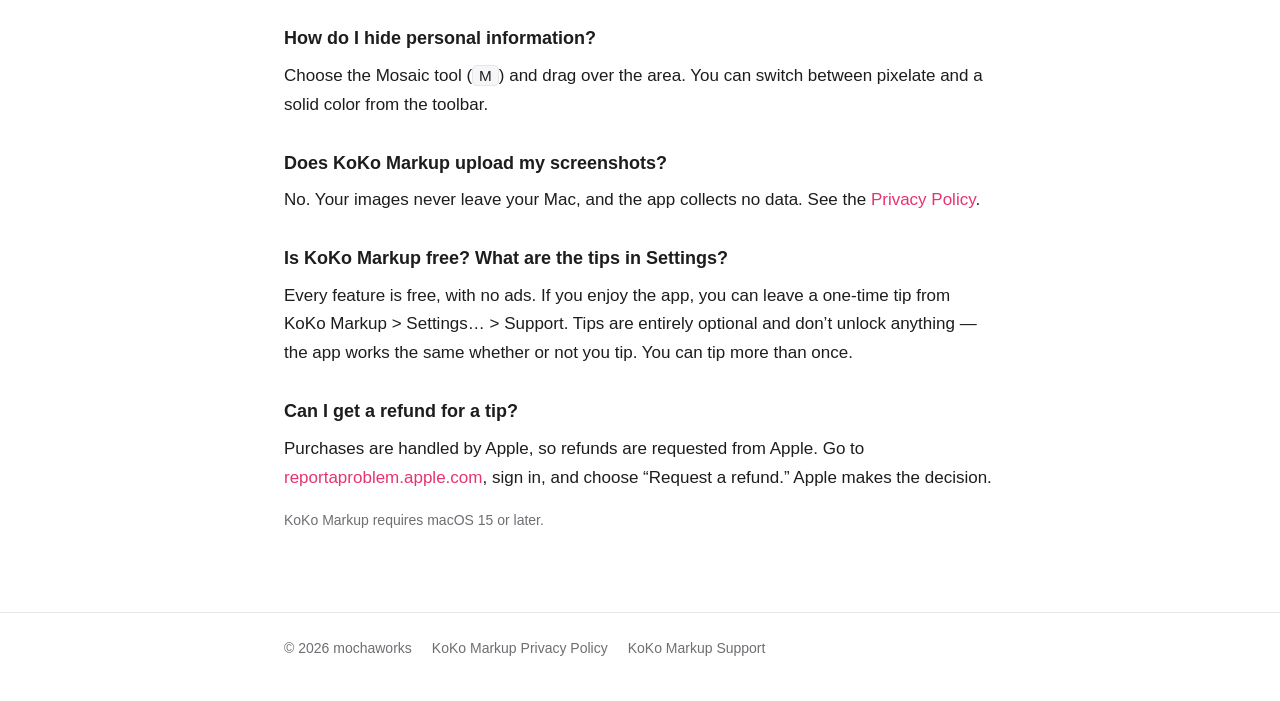
<file: kokomarkup/support/index.html>
<!doctype html>
<html lang="en">
<head>
<meta charset="utf-8">
<meta name="viewport" content="width=device-width, initial-scale=1">
<title>Support — KoKo Markup</title>
<meta name="description" content="Help and frequently asked questions for KoKo Markup.">
<link rel="stylesheet" href="/assets/style.css">
<link rel="alternate" hreflang="en" href="https://mochaworks.github.io/kokomarkup/support/">
<link rel="alternate" hreflang="ja" href="https://mochaworks.github.io/ja/kokomarkup/support/">
</head>
<body>
<header class="site-header"><div class="wrap">
<a class="brand" href="/">mochaworks</a>
<nav><a href="/">Apps</a><a class="lang" href="/ja/kokomarkup/support/" hreflang="ja">日本語</a></nav>
</div></header>
<main><div class="wrap">
<h1>KoKo Markup Support</h1>
<p class="lead">Help with capturing, annotating, and sharing.</p>

<div class="contact">
<p><strong>Contact</strong></p>
<p>For questions, bug reports, or feedback, email <a href="mailto:support@moshisora.com">support@moshisora.com</a>. Including your macOS version and the steps that led to the problem helps a lot.</p>
</div>

<h2>Getting started</h2>
<ol>
<li>Click <strong>Capture Screen</strong> in the window, or press <kbd>⌃⇧⌘2</kbd> from any app, and drag to select an area.</li>
<li>Pick a tool from the toolbar and drag on the image to draw.</li>
<li>Drag the tab at the bottom of the window into a chat, email, or document — or copy the image with <kbd>⇧⌘C</kbd>.</li>
</ol>

<h2>Keyboard shortcuts</h2>
<h3>Capture (works from any app)</h3>
<ul>
<li><kbd>⌃⇧⌘2</kbd> Capture a selection</li>
<li><kbd>⌃⇧⌘1</kbd> Capture the full screen</li>
<li><kbd>⌃⇧⌘R</kbd> Capture the previous selection again</li>
</ul>
<h3>Tools</h3>
<ul>
<li><kbd>V</kbd> Select · <kbd>A</kbd> Arrow · <kbd>R</kbd> Rectangle · <kbd>E</kbd> Ellipse · <kbd>L</kbd> Line · <kbd>P</kbd> Freehand</li>
<li><kbd>H</kbd> Highlight · <kbd>M</kbd> Mosaic · <kbd>T</kbd> Text · <kbd>N</kbd> Number · <kbd>C</kbd> Crop</li>
</ul>
<h3>Editing and sharing</h3>
<ul>
<li><kbd>⌘Z</kbd> Undo · <kbd>⇧⌘Z</kbd> Redo · <kbd>⌘⌫</kbd> Delete the selected annotation</li>
<li><kbd>⌘V</kbd> Paste an image · <kbd>⇧⌘C</kbd> Copy the image · <kbd>⌘S</kbd> Export</li>
</ul>

<h2>Frequently asked questions</h2>
<h3>Capturing shows only the desktop, or nothing happens.</h3>
<p>The app needs Screen Recording permission. Open System Settings &gt; Privacy &amp; Security &gt; Screen &amp; System Audio Recording, turn on KoKo Markup, then quit and reopen the app.</p>

<h3>A capture shortcut doesn’t work.</h3>
<p>Another app may already be using the same key combination. You can still capture from the menu bar icon or the Screenshot menu. Try quitting other screenshot or window-management apps to find the conflict.</p>

<h3>The pasted image looks twice as large.</h3>
<p>Screenshots on a Retina display have twice as many pixels as what you see. Choose <strong>50%</strong> from the size menu at the bottom right of the window to export at the size shown on screen.</p>

<h3>How do I hide personal information?</h3>
<p>Choose the Mosaic tool (<kbd>M</kbd>) and drag over the area. You can switch between pixelate and a solid color from the toolbar.</p>

<h3>Does KoKo Markup upload my screenshots?</h3>
<p>No. Your images never leave your Mac, and the app collects no data. See the <a href="/kokomarkup/privacy/">Privacy Policy</a>.</p>

<h3>Is KoKo Markup free? What are the tips in Settings?</h3>
<p>Every feature is free, with no ads. If you enjoy the app, you can leave a one-time tip from KoKo Markup &gt; Settings… &gt; Support. Tips are entirely optional and don’t unlock anything — the app works the same whether or not you tip. You can tip more than once.</p>

<h3>Can I get a refund for a tip?</h3>
<p>Purchases are handled by Apple, so refunds are requested from Apple. Go to <a href="https://reportaproblem.apple.com/">reportaproblem.apple.com</a>, sign in, and choose “Request a refund.” Apple makes the decision.</p>

<p class="meta">KoKo Markup requires macOS 15 or later.</p>
</div></main>
<footer class="site-footer"><div class="wrap">
<span>© 2026 mochaworks</span>
<a href="/kokomarkup/privacy/">KoKo Markup Privacy Policy</a>
<a href="/kokomarkup/support/">KoKo Markup Support</a>
</div></footer>
</body>
</html>
</file>
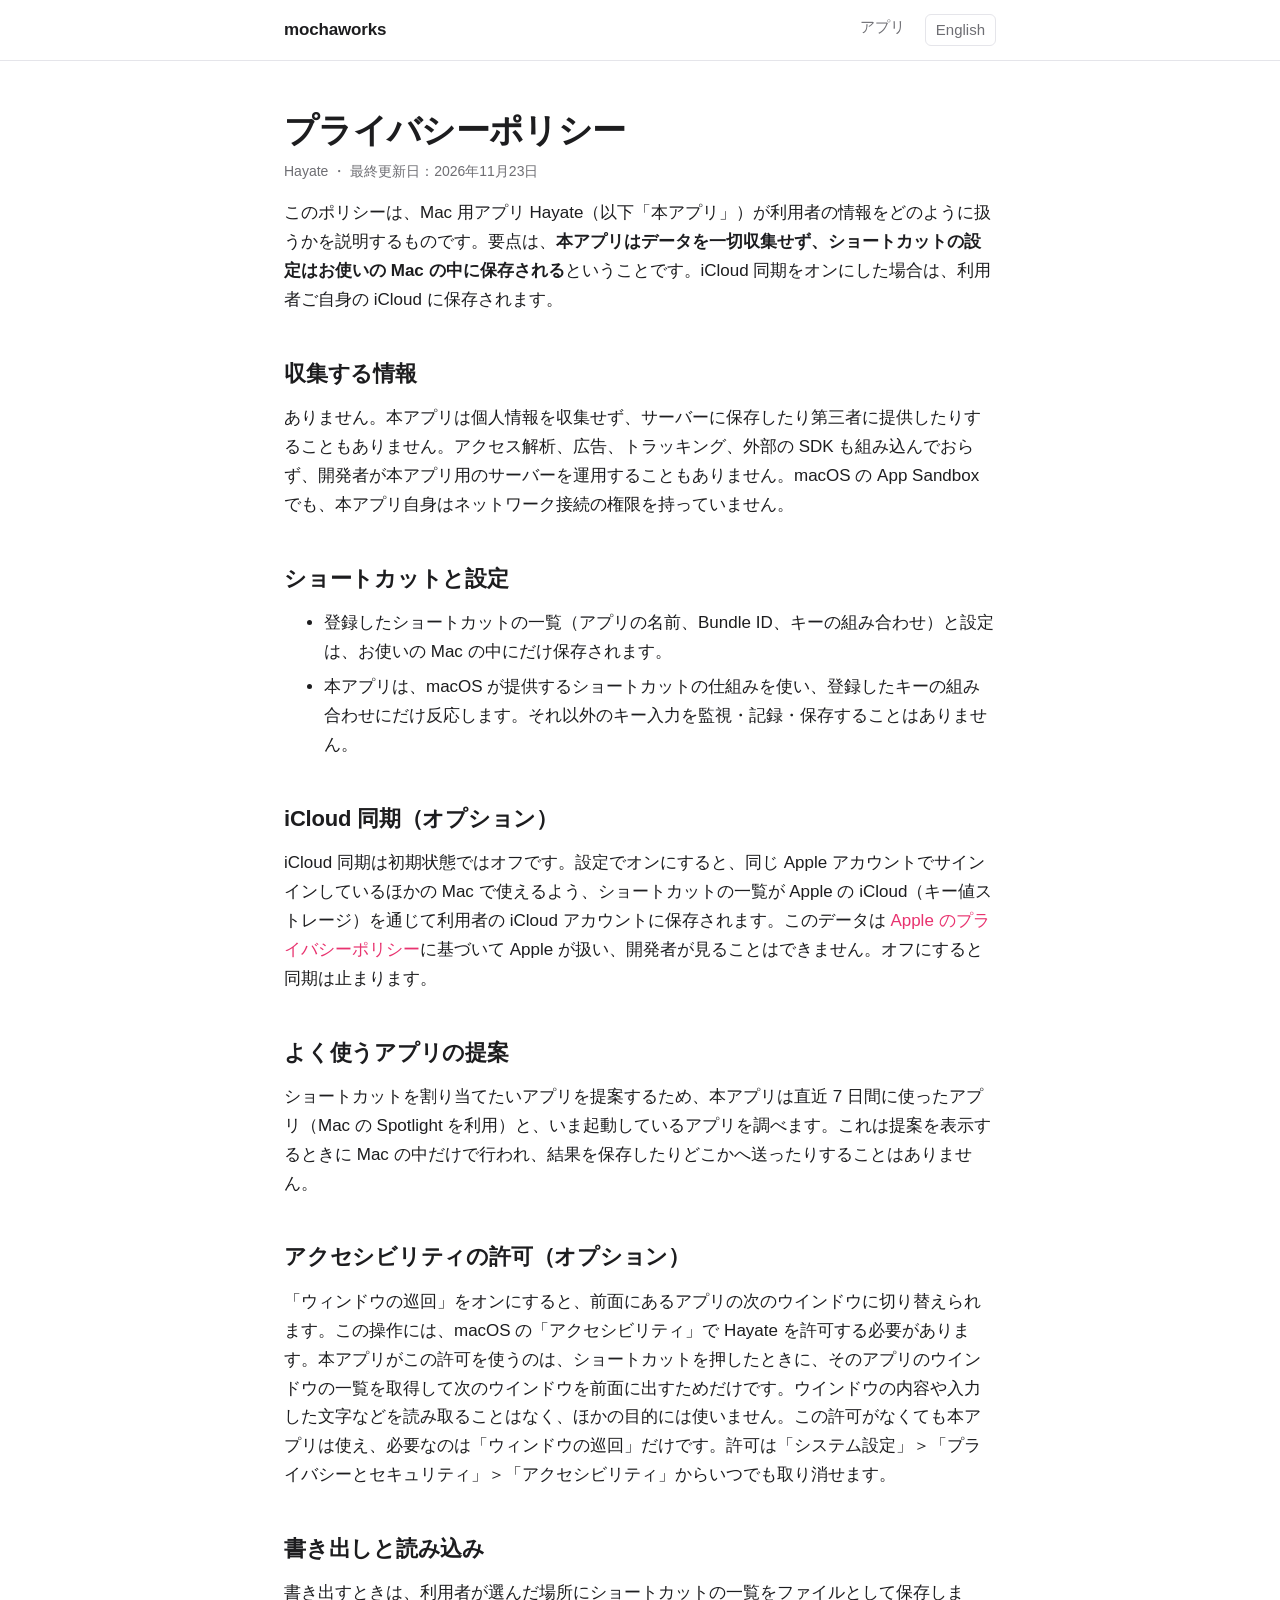
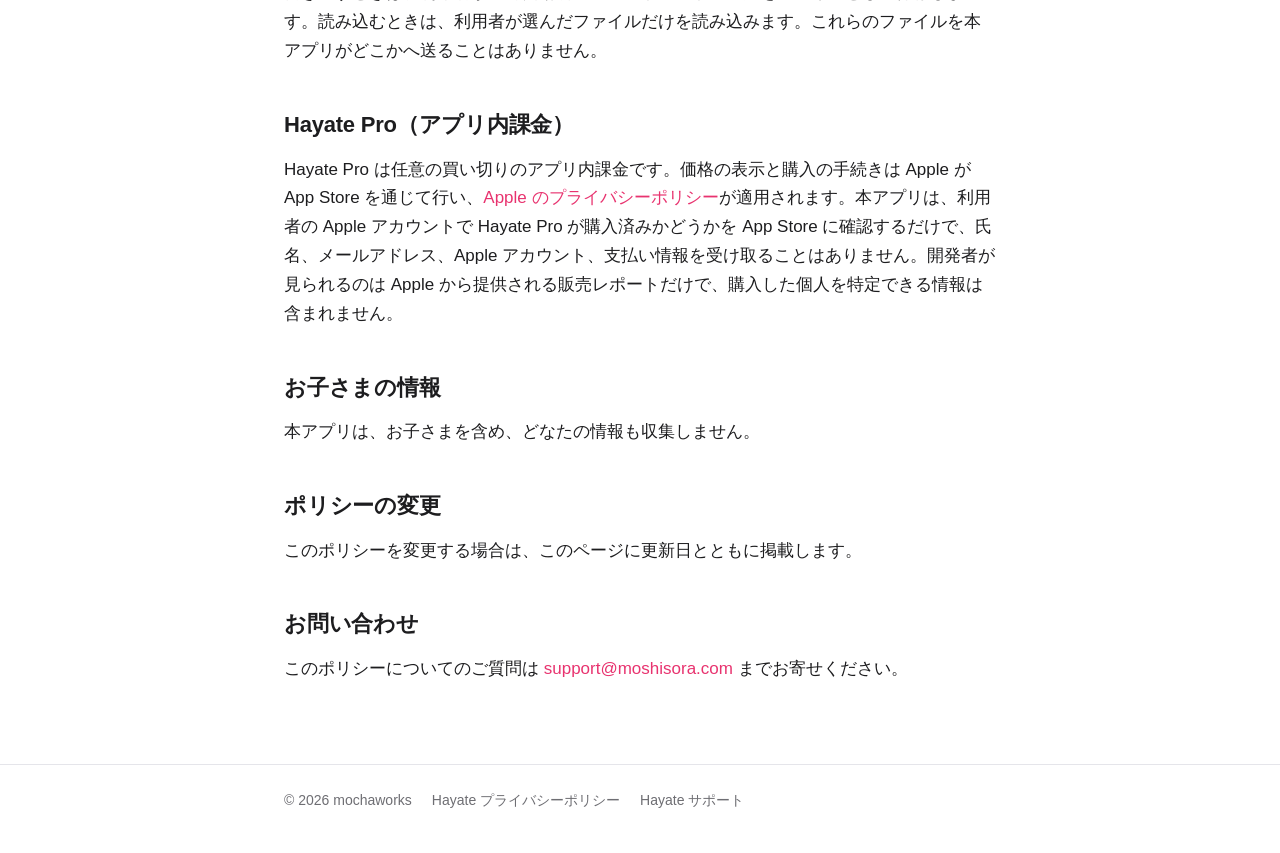
<file: ja/hayate/privacy/index.html>
<!doctype html>
<html lang="ja">
<head>
<meta charset="utf-8">
<meta name="viewport" content="width=device-width, initial-scale=1">
<title>プライバシーポリシー — Hayate</title>
<meta name="description" content="Hayate はデータを一切収集しません。">
<link rel="stylesheet" href="/assets/style.css">
<link rel="alternate" hreflang="en" href="https://mochaworks.github.io/hayate/privacy/">
<link rel="alternate" hreflang="ja" href="https://mochaworks.github.io/ja/hayate/privacy/">
</head>
<body>
<header class="site-header"><div class="wrap">
<a class="brand" href="/ja/">mochaworks</a>
<nav><a href="/ja/">アプリ</a><a class="lang" href="/hayate/privacy/" hreflang="en">English</a></nav>
</div></header>
<main><div class="wrap">
<h1>プライバシーポリシー</h1>
<p class="meta">Hayate ・ 最終更新日：2026年11月23日</p>
<p>このポリシーは、Mac 用アプリ Hayate（以下「本アプリ」）が利用者の情報をどのように扱うかを説明するものです。要点は、<strong>本アプリはデータを一切収集せず、ショートカットの設定はお使いの Mac の中に保存される</strong>ということです。iCloud 同期をオンにした場合は、利用者ご自身の iCloud に保存されます。</p>

<h2>収集する情報</h2>
<p>ありません。本アプリは個人情報を収集せず、サーバーに保存したり第三者に提供したりすることもありません。アクセス解析、広告、トラッキング、外部の SDK も組み込んでおらず、開発者が本アプリ用のサーバーを運用することもありません。macOS の App Sandbox でも、本アプリ自身はネットワーク接続の権限を持っていません。</p>

<h2>ショートカットと設定</h2>
<ul>
<li>登録したショートカットの一覧（アプリの名前、Bundle ID、キーの組み合わせ）と設定は、お使いの Mac の中にだけ保存されます。</li>
<li>本アプリは、macOS が提供するショートカットの仕組みを使い、登録したキーの組み合わせにだけ反応します。それ以外のキー入力を監視・記録・保存することはありません。</li>
</ul>

<h2>iCloud 同期（オプション）</h2>
<p>iCloud 同期は初期状態ではオフです。設定でオンにすると、同じ Apple アカウントでサインインしているほかの Mac で使えるよう、ショートカットの一覧が Apple の iCloud（キー値ストレージ）を通じて利用者の iCloud アカウントに保存されます。このデータは <a href="https://www.apple.com/jp/legal/privacy/">Apple のプライバシーポリシー</a>に基づいて Apple が扱い、開発者が見ることはできません。オフにすると同期は止まります。</p>

<h2>よく使うアプリの提案</h2>
<p>ショートカットを割り当てたいアプリを提案するため、本アプリは直近 7 日間に使ったアプリ（Mac の Spotlight を利用）と、いま起動しているアプリを調べます。これは提案を表示するときに Mac の中だけで行われ、結果を保存したりどこかへ送ったりすることはありません。</p>

<h2>アクセシビリティの許可（オプション）</h2>
<p>「ウィンドウの巡回」をオンにすると、前面にあるアプリの次のウインドウに切り替えられます。この操作には、macOS の「アクセシビリティ」で Hayate を許可する必要があります。本アプリがこの許可を使うのは、ショートカットを押したときに、そのアプリのウインドウの一覧を取得して次のウインドウを前面に出すためだけです。ウインドウの内容や入力した文字などを読み取ることはなく、ほかの目的には使いません。この許可がなくても本アプリは使え、必要なのは「ウィンドウの巡回」だけです。許可は「システム設定」＞「プライバシーとセキュリティ」＞「アクセシビリティ」からいつでも取り消せます。</p>

<h2>書き出しと読み込み</h2>
<p>書き出すときは、利用者が選んだ場所にショートカットの一覧をファイルとして保存します。読み込むときは、利用者が選んだファイルだけを読み込みます。これらのファイルを本アプリがどこかへ送ることはありません。</p>

<h2>Hayate Pro（アプリ内課金）</h2>
<p>Hayate Pro は任意の買い切りのアプリ内課金です。価格の表示と購入の手続きは Apple が App Store を通じて行い、<a href="https://www.apple.com/jp/legal/privacy/">Apple のプライバシーポリシー</a>が適用されます。本アプリは、利用者の Apple アカウントで Hayate Pro が購入済みかどうかを App Store に確認するだけで、氏名、メールアドレス、Apple アカウント、支払い情報を受け取ることはありません。開発者が見られるのは Apple から提供される販売レポートだけで、購入した個人を特定できる情報は含まれません。</p>

<h2>お子さまの情報</h2>
<p>本アプリは、お子さまを含め、どなたの情報も収集しません。</p>

<h2>ポリシーの変更</h2>
<p>このポリシーを変更する場合は、このページに更新日とともに掲載します。</p>

<h2>お問い合わせ</h2>
<p>このポリシーについてのご質問は <a href="mailto:support@moshisora.com">support@moshisora.com</a> までお寄せください。</p>
</div></main>
<footer class="site-footer"><div class="wrap">
<span>© 2026 mochaworks</span>
<a href="/ja/hayate/privacy/">Hayate プライバシーポリシー</a>
<a href="/ja/hayate/support/">Hayate サポート</a>
</div></footer>
</body>
</html>
</file>
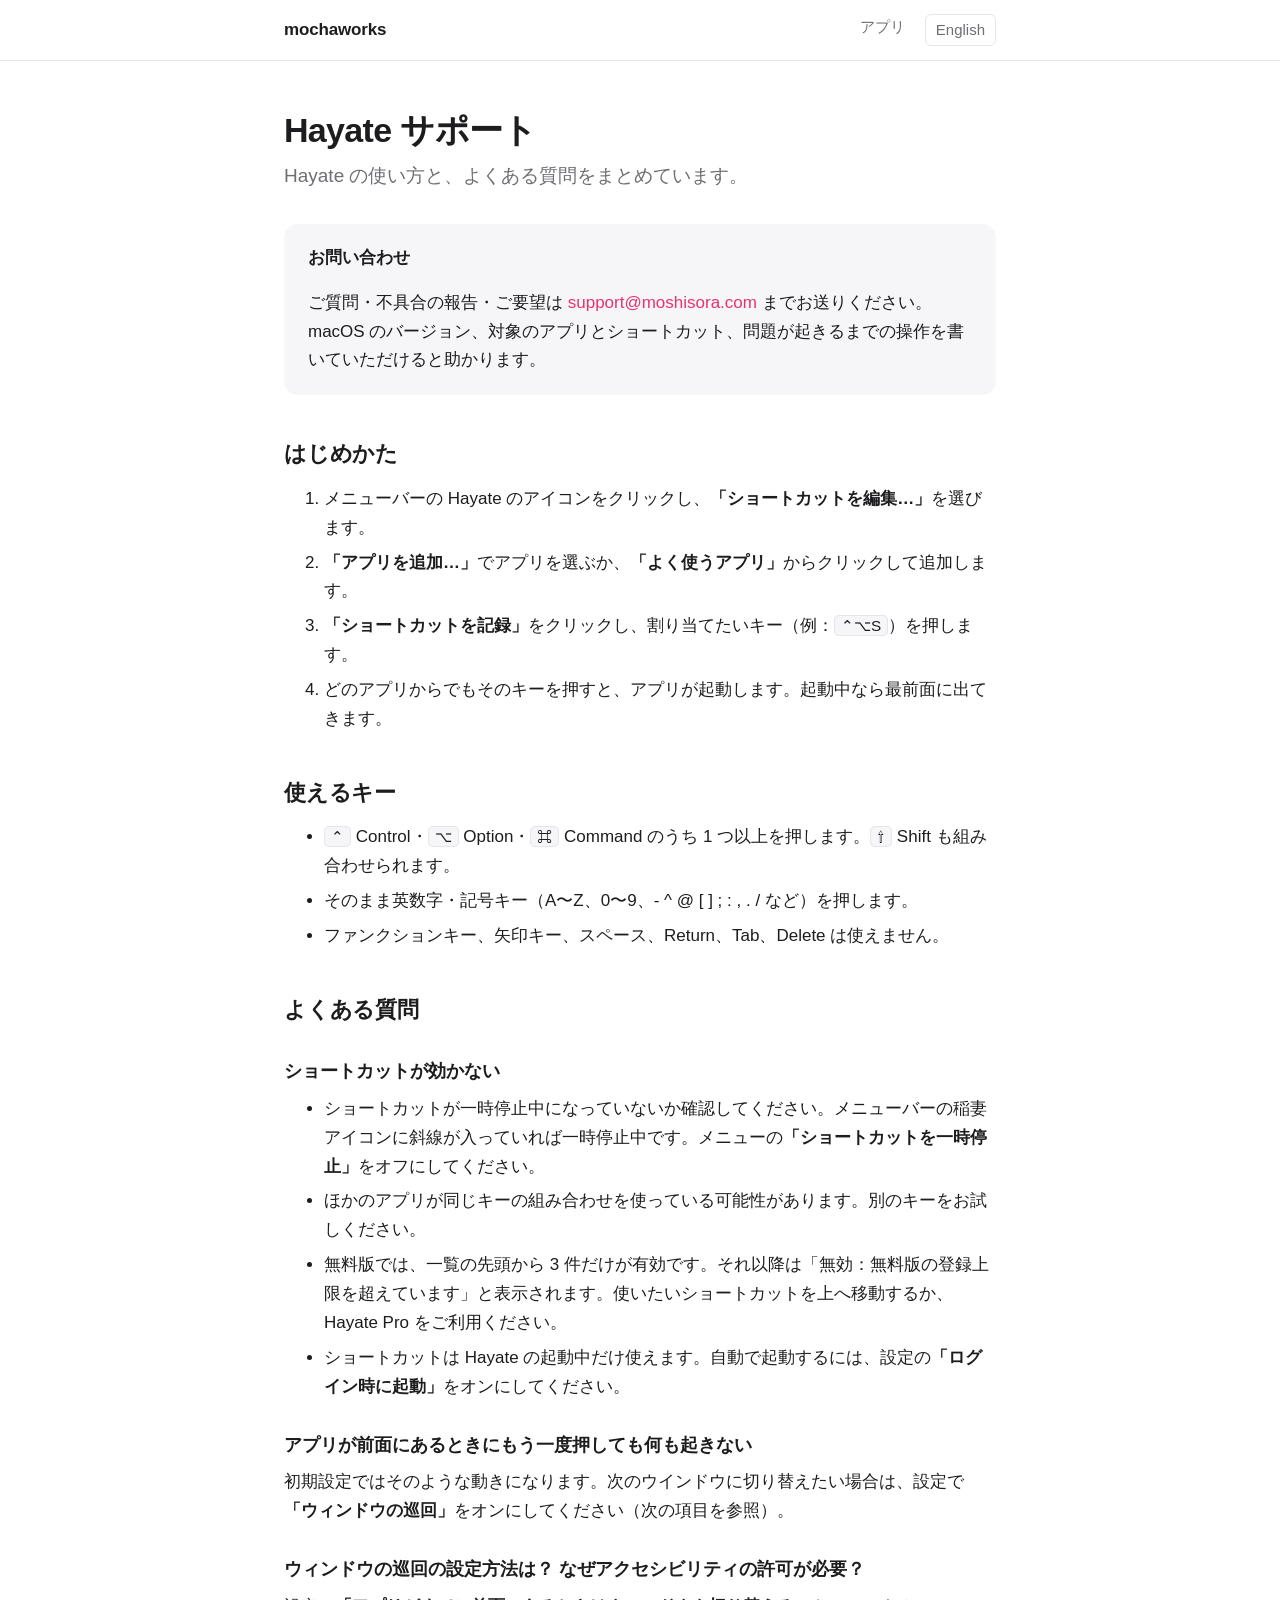
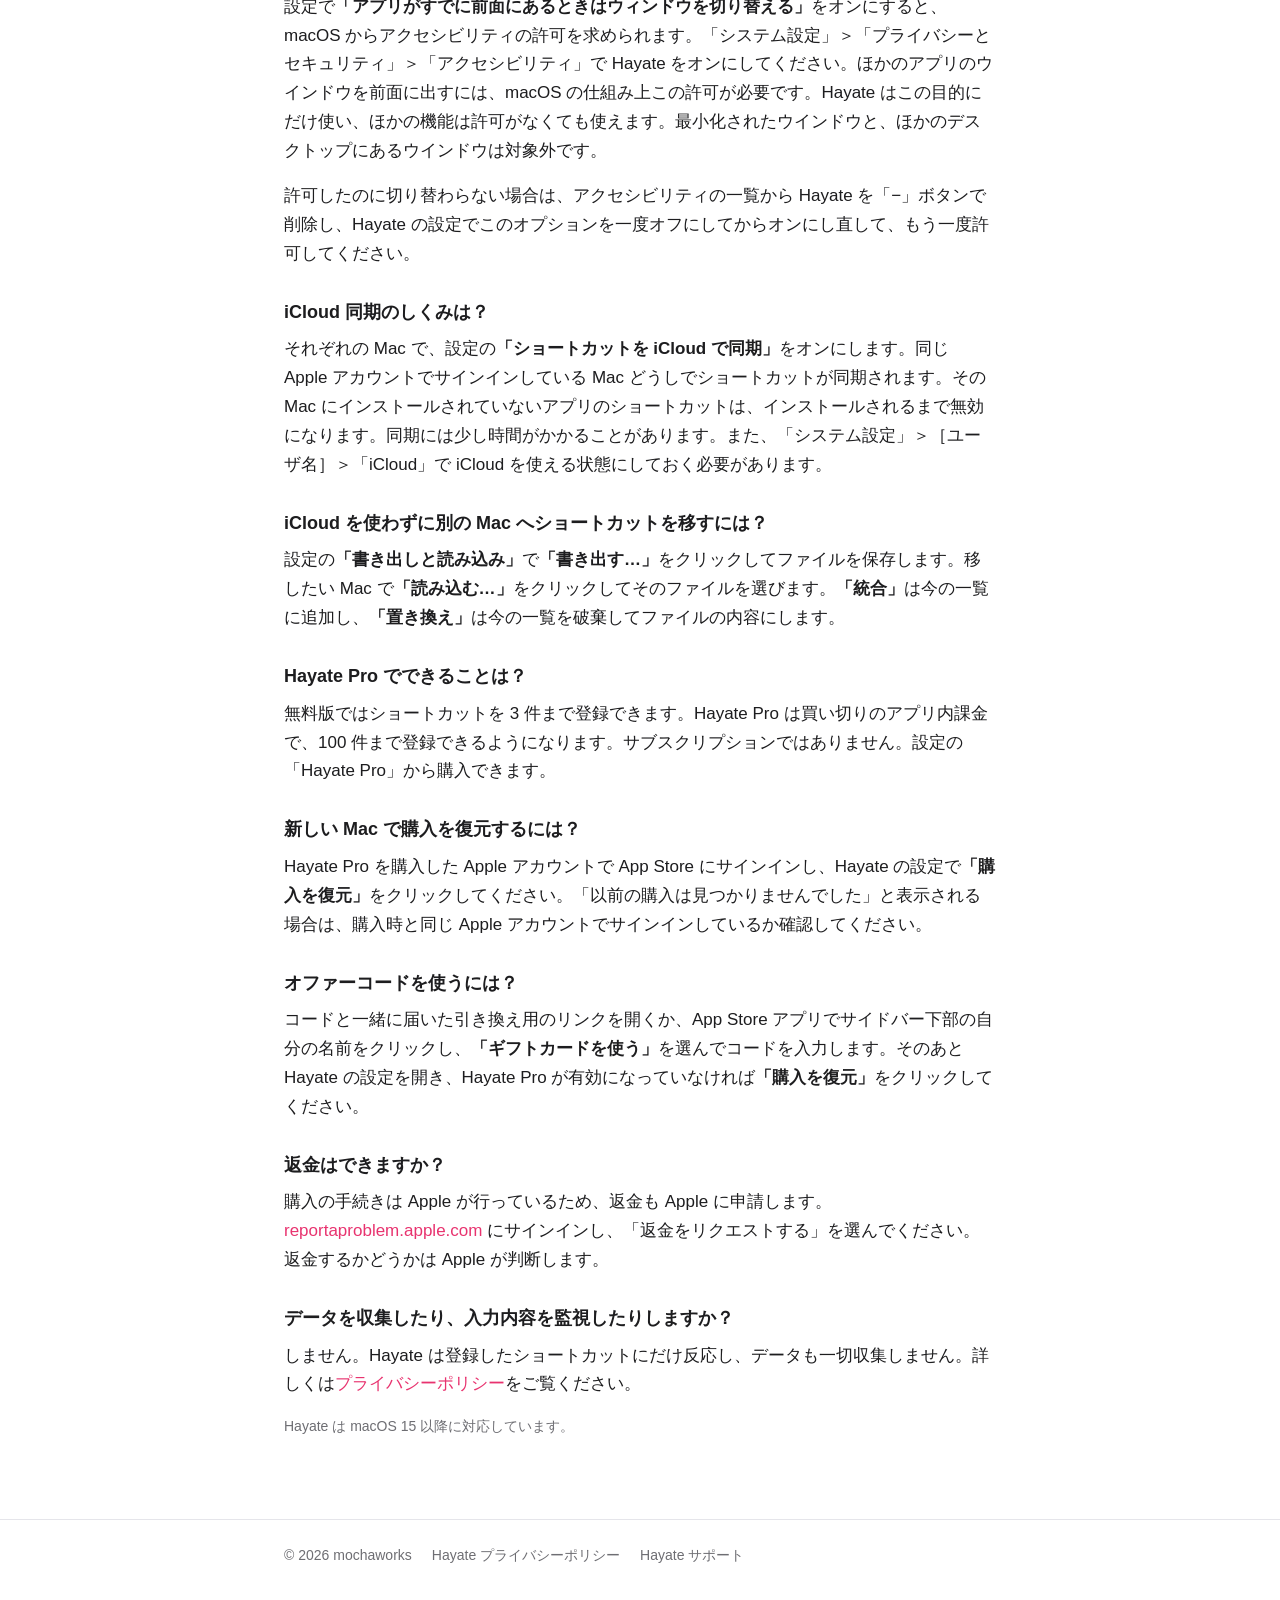
<file: ja/hayate/support/index.html>
<!doctype html>
<html lang="ja">
<head>
<meta charset="utf-8">
<meta name="viewport" content="width=device-width, initial-scale=1">
<title>サポート — Hayate</title>
<meta name="description" content="Hayate の使い方とよくある質問。">
<link rel="stylesheet" href="/assets/style.css">
<link rel="alternate" hreflang="en" href="https://mochaworks.github.io/hayate/support/">
<link rel="alternate" hreflang="ja" href="https://mochaworks.github.io/ja/hayate/support/">
</head>
<body>
<header class="site-header"><div class="wrap">
<a class="brand" href="/ja/">mochaworks</a>
<nav><a href="/ja/">アプリ</a><a class="lang" href="/hayate/support/" hreflang="en">English</a></nav>
</div></header>
<main><div class="wrap">
<h1>Hayate サポート</h1>
<p class="lead">Hayate の使い方と、よくある質問をまとめています。</p>

<div class="contact">
<p><strong>お問い合わせ</strong></p>
<p>ご質問・不具合の報告・ご要望は <a href="mailto:support@moshisora.com">support@moshisora.com</a> までお送りください。macOS のバージョン、対象のアプリとショートカット、問題が起きるまでの操作を書いていただけると助かります。</p>
</div>

<h2>はじめかた</h2>
<ol>
<li>メニューバーの Hayate のアイコンをクリックし、<strong>「ショートカットを編集…」</strong>を選びます。</li>
<li><strong>「アプリを追加…」</strong>でアプリを選ぶか、<strong>「よく使うアプリ」</strong>からクリックして追加します。</li>
<li><strong>「ショートカットを記録」</strong>をクリックし、割り当てたいキー（例：<kbd>⌃⌥S</kbd>）を押します。</li>
<li>どのアプリからでもそのキーを押すと、アプリが起動します。起動中なら最前面に出てきます。</li>
</ol>

<h2>使えるキー</h2>
<ul>
<li><kbd>⌃</kbd> Control・<kbd>⌥</kbd> Option・<kbd>⌘</kbd> Command のうち 1 つ以上を押します。<kbd>⇧</kbd> Shift も組み合わせられます。</li>
<li>そのまま英数字・記号キー（A〜Z、0〜9、- ^ @ [ ] ; : , . / など）を押します。</li>
<li>ファンクションキー、矢印キー、スペース、Return、Tab、Delete は使えません。</li>
</ul>

<h2>よくある質問</h2>
<h3>ショートカットが効かない</h3>
<ul>
<li>ショートカットが一時停止中になっていないか確認してください。メニューバーの稲妻アイコンに斜線が入っていれば一時停止中です。メニューの<strong>「ショートカットを一時停止」</strong>をオフにしてください。</li>
<li>ほかのアプリが同じキーの組み合わせを使っている可能性があります。別のキーをお試しください。</li>
<li>無料版では、一覧の先頭から 3 件だけが有効です。それ以降は「無効：無料版の登録上限を超えています」と表示されます。使いたいショートカットを上へ移動するか、Hayate Pro をご利用ください。</li>
<li>ショートカットは Hayate の起動中だけ使えます。自動で起動するには、設定の<strong>「ログイン時に起動」</strong>をオンにしてください。</li>
</ul>

<h3>アプリが前面にあるときにもう一度押しても何も起きない</h3>
<p>初期設定ではそのような動きになります。次のウインドウに切り替えたい場合は、設定で<strong>「ウィンドウの巡回」</strong>をオンにしてください（次の項目を参照）。</p>

<h3>ウィンドウの巡回の設定方法は？ なぜアクセシビリティの許可が必要？</h3>
<p>設定で<strong>「アプリがすでに前面にあるときはウィンドウを切り替える」</strong>をオンにすると、macOS からアクセシビリティの許可を求められます。「システム設定」＞「プライバシーとセキュリティ」＞「アクセシビリティ」で Hayate をオンにしてください。ほかのアプリのウインドウを前面に出すには、macOS の仕組み上この許可が必要です。Hayate はこの目的にだけ使い、ほかの機能は許可がなくても使えます。最小化されたウインドウと、ほかのデスクトップにあるウインドウは対象外です。</p>
<p>許可したのに切り替わらない場合は、アクセシビリティの一覧から Hayate を「−」ボタンで削除し、Hayate の設定でこのオプションを一度オフにしてからオンにし直して、もう一度許可してください。</p>

<h3>iCloud 同期のしくみは？</h3>
<p>それぞれの Mac で、設定の<strong>「ショートカットを iCloud で同期」</strong>をオンにします。同じ Apple アカウントでサインインしている Mac どうしでショートカットが同期されます。その Mac にインストールされていないアプリのショートカットは、インストールされるまで無効になります。同期には少し時間がかかることがあります。また、「システム設定」＞［ユーザ名］＞「iCloud」で iCloud を使える状態にしておく必要があります。</p>

<h3>iCloud を使わずに別の Mac へショートカットを移すには？</h3>
<p>設定の<strong>「書き出しと読み込み」</strong>で<strong>「書き出す…」</strong>をクリックしてファイルを保存します。移したい Mac で<strong>「読み込む…」</strong>をクリックしてそのファイルを選びます。<strong>「統合」</strong>は今の一覧に追加し、<strong>「置き換え」</strong>は今の一覧を破棄してファイルの内容にします。</p>

<h3>Hayate Pro でできることは？</h3>
<p>無料版ではショートカットを 3 件まで登録できます。Hayate Pro は買い切りのアプリ内課金で、100 件まで登録できるようになります。サブスクリプションではありません。設定の「Hayate Pro」から購入できます。</p>

<h3>新しい Mac で購入を復元するには？</h3>
<p>Hayate Pro を購入した Apple アカウントで App Store にサインインし、Hayate の設定で<strong>「購入を復元」</strong>をクリックしてください。「以前の購入は見つかりませんでした」と表示される場合は、購入時と同じ Apple アカウントでサインインしているか確認してください。</p>

<h3>オファーコードを使うには？</h3>
<p>コードと一緒に届いた引き換え用のリンクを開くか、App Store アプリでサイドバー下部の自分の名前をクリックし、<strong>「ギフトカードを使う」</strong>を選んでコードを入力します。そのあと Hayate の設定を開き、Hayate Pro が有効になっていなければ<strong>「購入を復元」</strong>をクリックしてください。</p>

<h3>返金はできますか？</h3>
<p>購入の手続きは Apple が行っているため、返金も Apple に申請します。<a href="https://reportaproblem.apple.com/">reportaproblem.apple.com</a> にサインインし、「返金をリクエストする」を選んでください。返金するかどうかは Apple が判断します。</p>

<h3>データを収集したり、入力内容を監視したりしますか？</h3>
<p>しません。Hayate は登録したショートカットにだけ反応し、データも一切収集しません。詳しくは<a href="/ja/hayate/privacy/">プライバシーポリシー</a>をご覧ください。</p>

<p class="meta">Hayate は macOS 15 以降に対応しています。</p>
</div></main>
<footer class="site-footer"><div class="wrap">
<span>© 2026 mochaworks</span>
<a href="/ja/hayate/privacy/">Hayate プライバシーポリシー</a>
<a href="/ja/hayate/support/">Hayate サポート</a>
</div></footer>
</body>
</html>
</file>
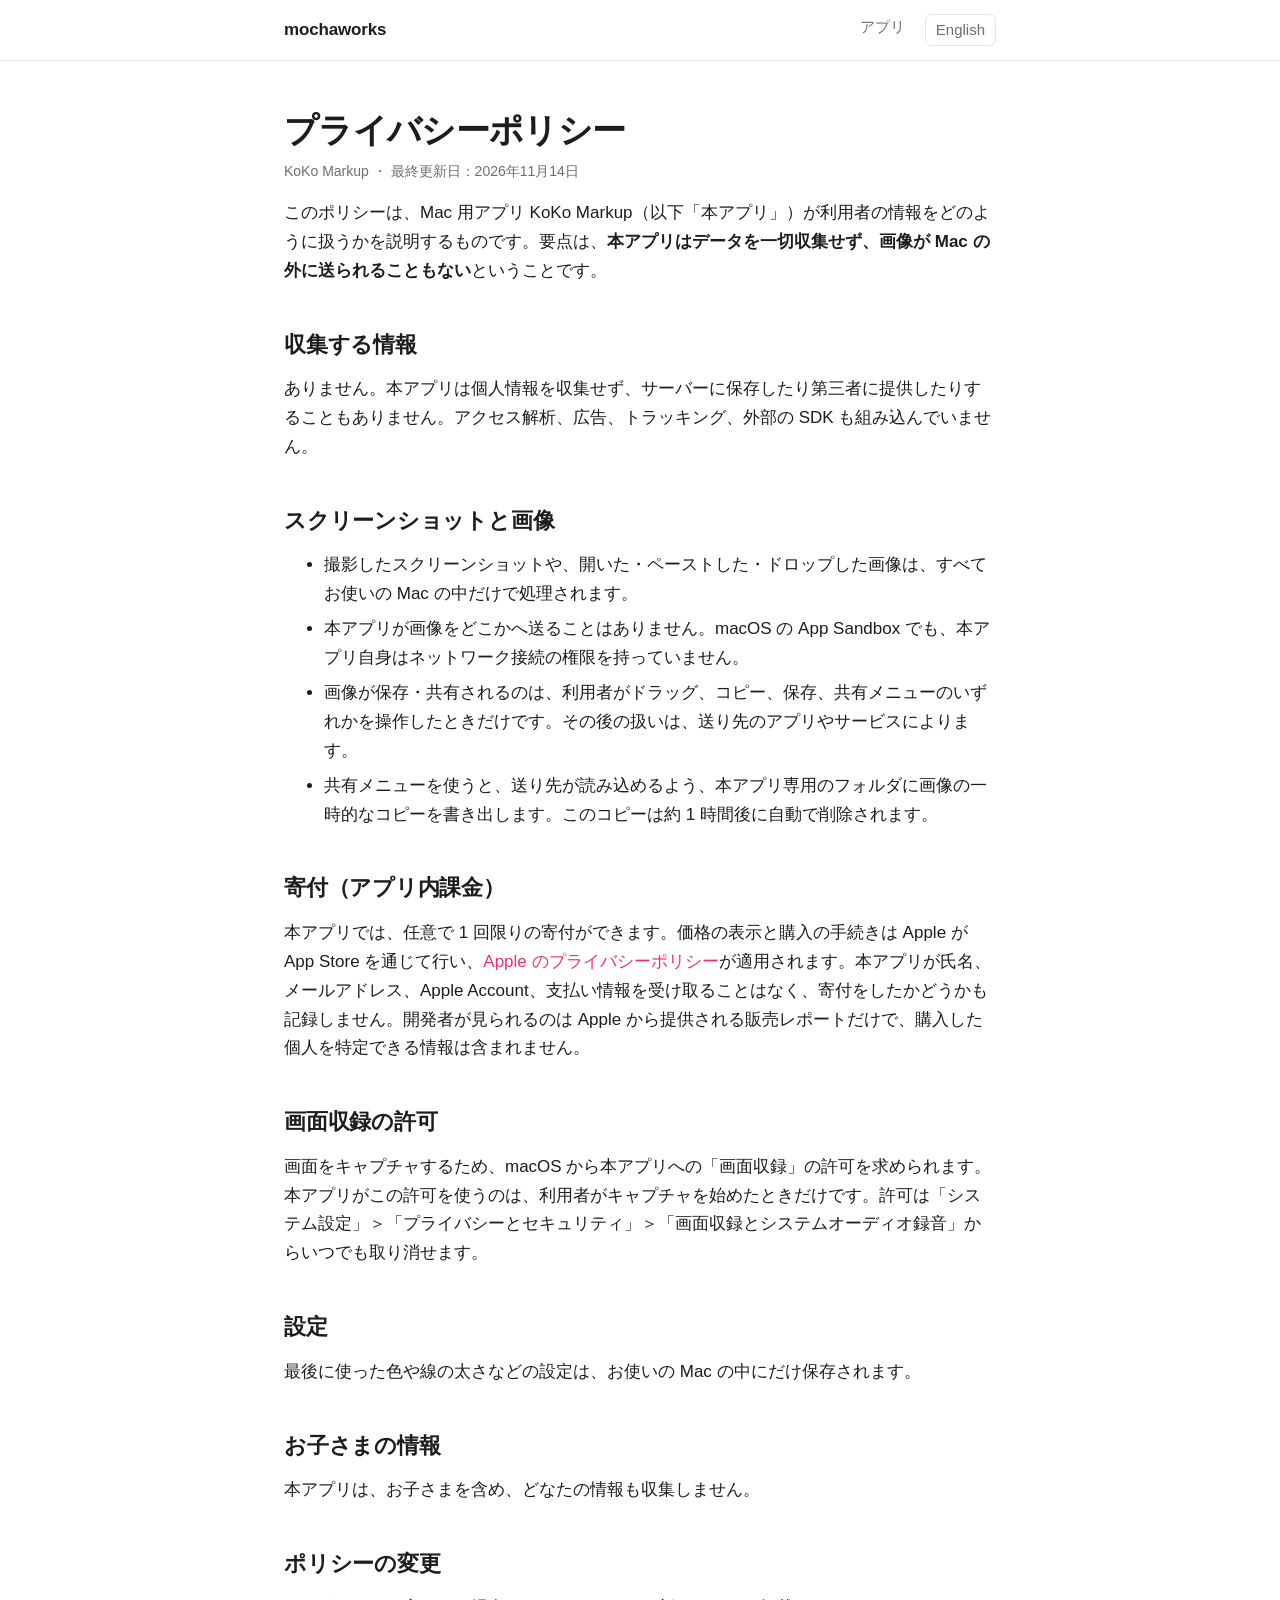
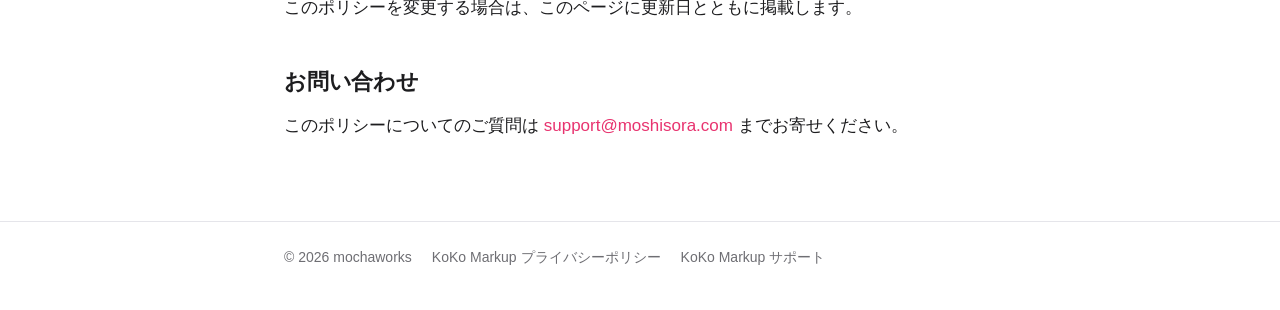
<file: ja/kokomarkup/privacy/index.html>
<!doctype html>
<html lang="ja">
<head>
<meta charset="utf-8">
<meta name="viewport" content="width=device-width, initial-scale=1">
<title>プライバシーポリシー — KoKo Markup</title>
<meta name="description" content="KoKo Markup はデータを一切収集しません。">
<link rel="stylesheet" href="/assets/style.css">
<link rel="alternate" hreflang="en" href="https://mochaworks.github.io/kokomarkup/privacy/">
<link rel="alternate" hreflang="ja" href="https://mochaworks.github.io/ja/kokomarkup/privacy/">
</head>
<body>
<header class="site-header"><div class="wrap">
<a class="brand" href="/ja/">mochaworks</a>
<nav><a href="/ja/">アプリ</a><a class="lang" href="/kokomarkup/privacy/" hreflang="en">English</a></nav>
</div></header>
<main><div class="wrap">
<h1>プライバシーポリシー</h1>
<p class="meta">KoKo Markup ・ 最終更新日：2026年11月14日</p>
<p>このポリシーは、Mac 用アプリ KoKo Markup（以下「本アプリ」）が利用者の情報をどのように扱うかを説明するものです。要点は、<strong>本アプリはデータを一切収集せず、画像が Mac の外に送られることもない</strong>ということです。</p>

<h2>収集する情報</h2>
<p>ありません。本アプリは個人情報を収集せず、サーバーに保存したり第三者に提供したりすることもありません。アクセス解析、広告、トラッキング、外部の SDK も組み込んでいません。</p>

<h2>スクリーンショットと画像</h2>
<ul>
<li>撮影したスクリーンショットや、開いた・ペーストした・ドロップした画像は、すべてお使いの Mac の中だけで処理されます。</li>
<li>本アプリが画像をどこかへ送ることはありません。macOS の App Sandbox でも、本アプリ自身はネットワーク接続の権限を持っていません。</li>
<li>画像が保存・共有されるのは、利用者がドラッグ、コピー、保存、共有メニューのいずれかを操作したときだけです。その後の扱いは、送り先のアプリやサービスによります。</li>
<li>共有メニューを使うと、送り先が読み込めるよう、本アプリ専用のフォルダに画像の一時的なコピーを書き出します。このコピーは約 1 時間後に自動で削除されます。</li>
</ul>

<h2>寄付（アプリ内課金）</h2>
<p>本アプリでは、任意で 1 回限りの寄付ができます。価格の表示と購入の手続きは Apple が App Store を通じて行い、<a href="https://www.apple.com/jp/legal/privacy/">Apple のプライバシーポリシー</a>が適用されます。本アプリが氏名、メールアドレス、Apple Account、支払い情報を受け取ることはなく、寄付をしたかどうかも記録しません。開発者が見られるのは Apple から提供される販売レポートだけで、購入した個人を特定できる情報は含まれません。</p>

<h2>画面収録の許可</h2>
<p>画面をキャプチャするため、macOS から本アプリへの「画面収録」の許可を求められます。本アプリがこの許可を使うのは、利用者がキャプチャを始めたときだけです。許可は「システム設定」＞「プライバシーとセキュリティ」＞「画面収録とシステムオーディオ録音」からいつでも取り消せます。</p>

<h2>設定</h2>
<p>最後に使った色や線の太さなどの設定は、お使いの Mac の中にだけ保存されます。</p>

<h2>お子さまの情報</h2>
<p>本アプリは、お子さまを含め、どなたの情報も収集しません。</p>

<h2>ポリシーの変更</h2>
<p>このポリシーを変更する場合は、このページに更新日とともに掲載します。</p>

<h2>お問い合わせ</h2>
<p>このポリシーについてのご質問は <a href="mailto:support@moshisora.com">support@moshisora.com</a> までお寄せください。</p>
</div></main>
<footer class="site-footer"><div class="wrap">
<span>© 2026 mochaworks</span>
<a href="/ja/kokomarkup/privacy/">KoKo Markup プライバシーポリシー</a>
<a href="/ja/kokomarkup/support/">KoKo Markup サポート</a>
</div></footer>
</body>
</html>
</file>
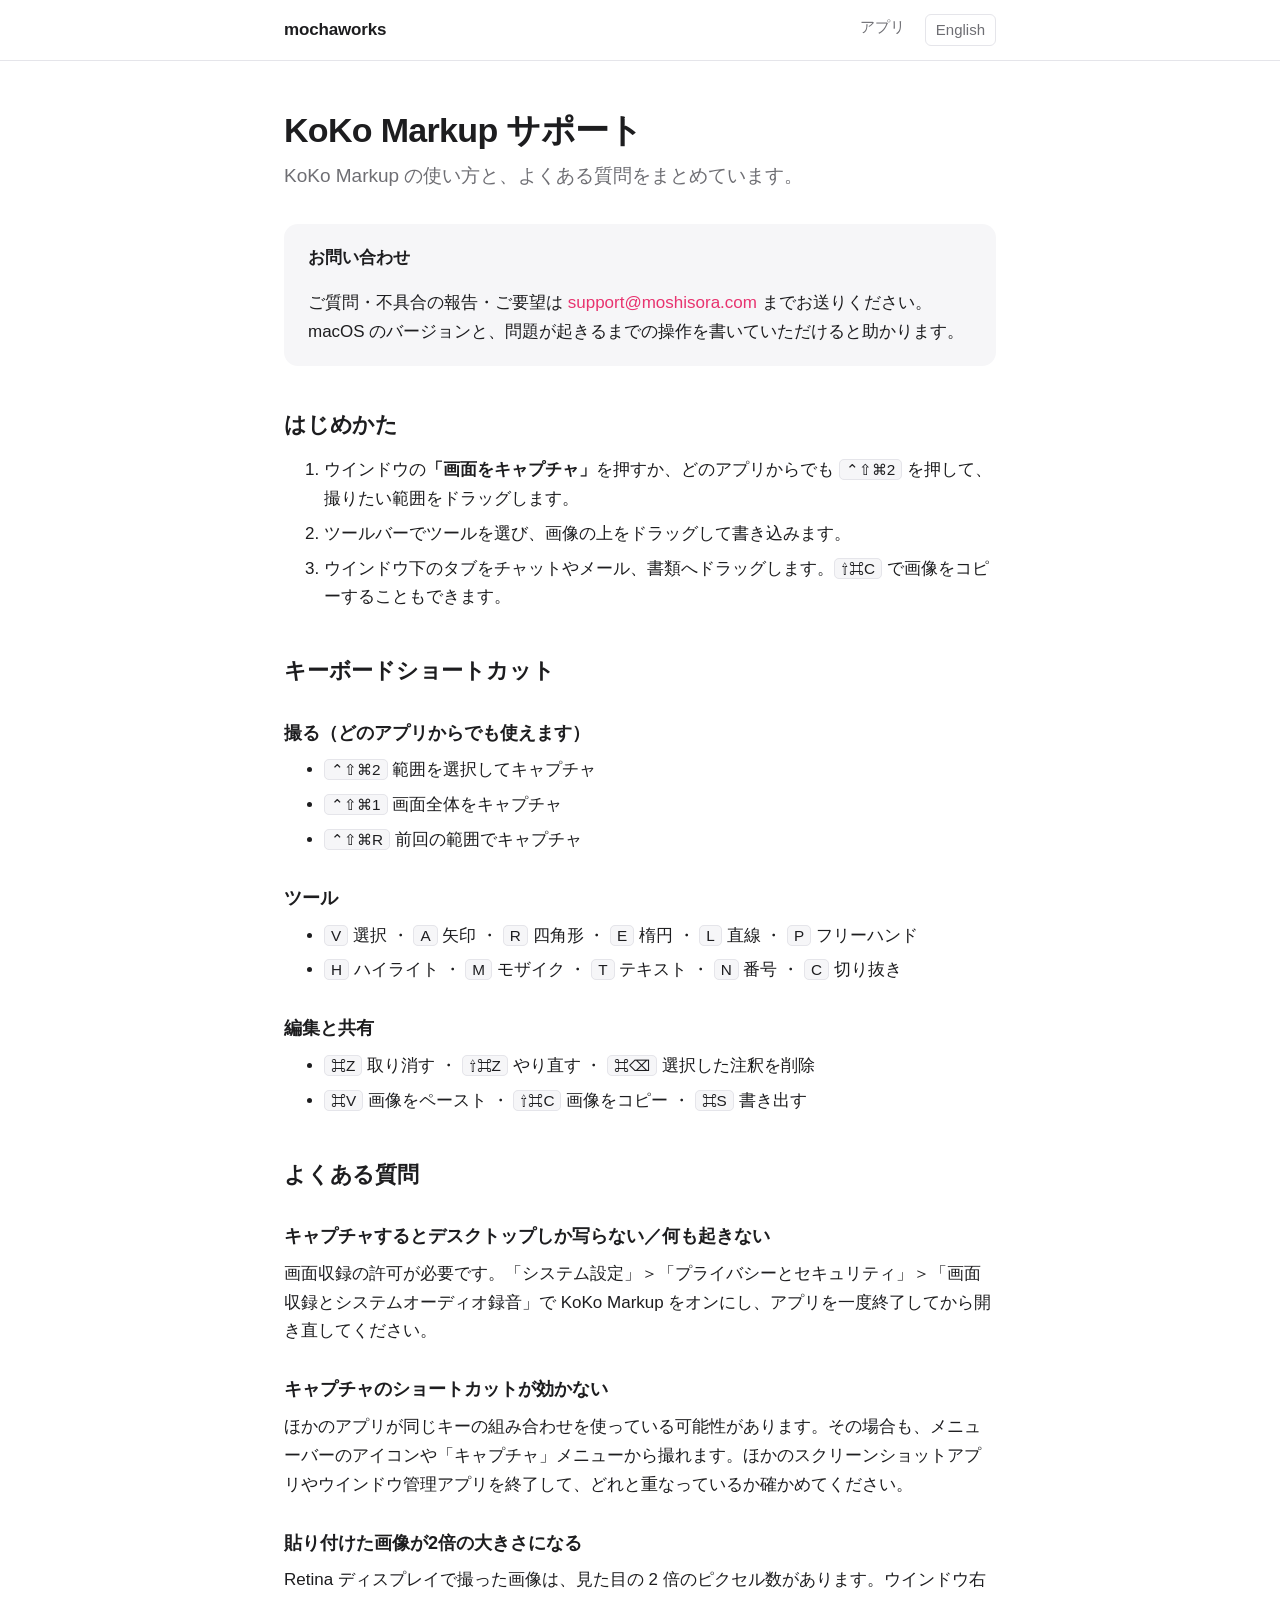
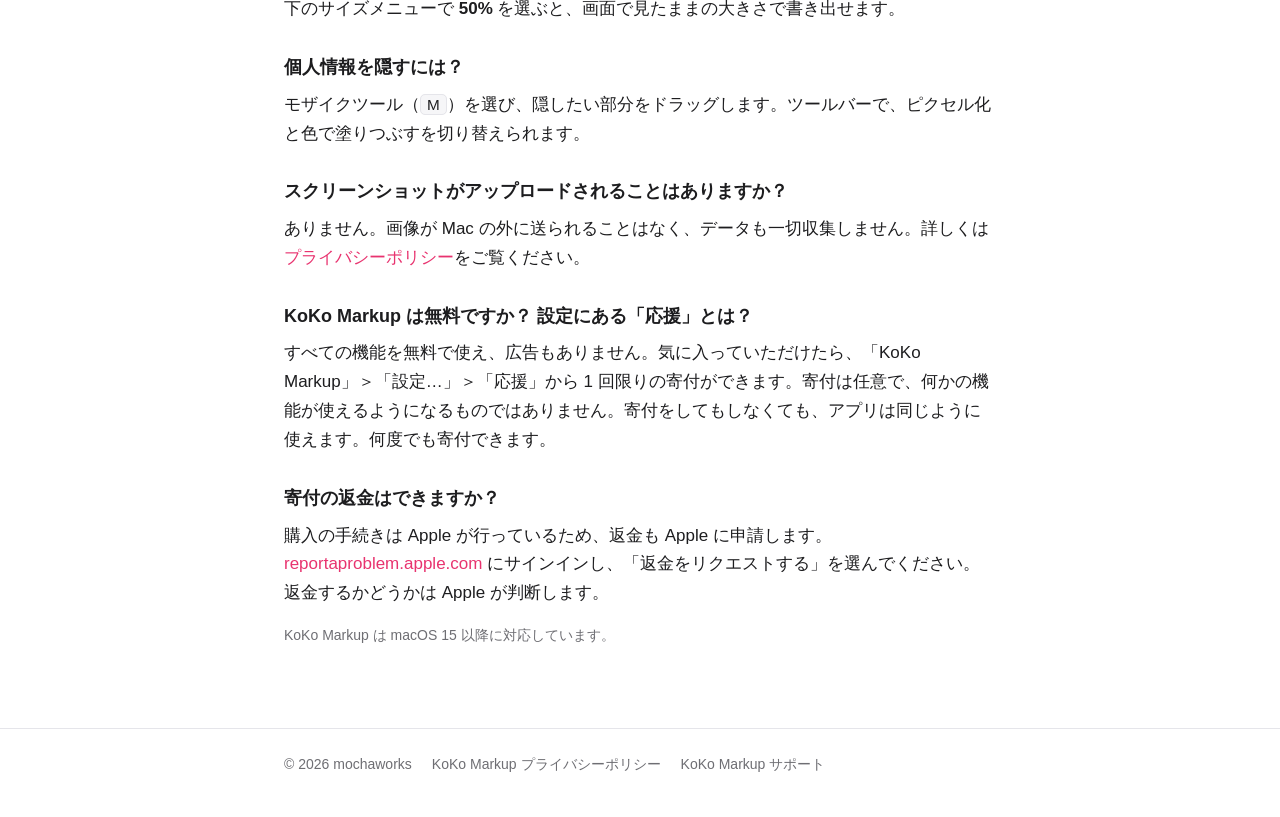
<file: ja/kokomarkup/support/index.html>
<!doctype html>
<html lang="ja">
<head>
<meta charset="utf-8">
<meta name="viewport" content="width=device-width, initial-scale=1">
<title>サポート — KoKo Markup</title>
<meta name="description" content="KoKo Markup の使い方とよくある質問。">
<link rel="stylesheet" href="/assets/style.css">
<link rel="alternate" hreflang="en" href="https://mochaworks.github.io/kokomarkup/support/">
<link rel="alternate" hreflang="ja" href="https://mochaworks.github.io/ja/kokomarkup/support/">
</head>
<body>
<header class="site-header"><div class="wrap">
<a class="brand" href="/ja/">mochaworks</a>
<nav><a href="/ja/">アプリ</a><a class="lang" href="/kokomarkup/support/" hreflang="en">English</a></nav>
</div></header>
<main><div class="wrap">
<h1>KoKo Markup サポート</h1>
<p class="lead">KoKo Markup の使い方と、よくある質問をまとめています。</p>

<div class="contact">
<p><strong>お問い合わせ</strong></p>
<p>ご質問・不具合の報告・ご要望は <a href="mailto:support@moshisora.com">support@moshisora.com</a> までお送りください。macOS のバージョンと、問題が起きるまでの操作を書いていただけると助かります。</p>
</div>

<h2>はじめかた</h2>
<ol>
<li>ウインドウの<strong>「画面をキャプチャ」</strong>を押すか、どのアプリからでも <kbd>⌃⇧⌘2</kbd> を押して、撮りたい範囲をドラッグします。</li>
<li>ツールバーでツールを選び、画像の上をドラッグして書き込みます。</li>
<li>ウインドウ下のタブをチャットやメール、書類へドラッグします。<kbd>⇧⌘C</kbd> で画像をコピーすることもできます。</li>
</ol>

<h2>キーボードショートカット</h2>
<h3>撮る（どのアプリからでも使えます）</h3>
<ul>
<li><kbd>⌃⇧⌘2</kbd> 範囲を選択してキャプチャ</li>
<li><kbd>⌃⇧⌘1</kbd> 画面全体をキャプチャ</li>
<li><kbd>⌃⇧⌘R</kbd> 前回の範囲でキャプチャ</li>
</ul>
<h3>ツール</h3>
<ul>
<li><kbd>V</kbd> 選択 ・ <kbd>A</kbd> 矢印 ・ <kbd>R</kbd> 四角形 ・ <kbd>E</kbd> 楕円 ・ <kbd>L</kbd> 直線 ・ <kbd>P</kbd> フリーハンド</li>
<li><kbd>H</kbd> ハイライト ・ <kbd>M</kbd> モザイク ・ <kbd>T</kbd> テキスト ・ <kbd>N</kbd> 番号 ・ <kbd>C</kbd> 切り抜き</li>
</ul>
<h3>編集と共有</h3>
<ul>
<li><kbd>⌘Z</kbd> 取り消す ・ <kbd>⇧⌘Z</kbd> やり直す ・ <kbd>⌘⌫</kbd> 選択した注釈を削除</li>
<li><kbd>⌘V</kbd> 画像をペースト ・ <kbd>⇧⌘C</kbd> 画像をコピー ・ <kbd>⌘S</kbd> 書き出す</li>
</ul>

<h2>よくある質問</h2>
<h3>キャプチャするとデスクトップしか写らない／何も起きない</h3>
<p>画面収録の許可が必要です。「システム設定」＞「プライバシーとセキュリティ」＞「画面収録とシステムオーディオ録音」で KoKo Markup をオンにし、アプリを一度終了してから開き直してください。</p>

<h3>キャプチャのショートカットが効かない</h3>
<p>ほかのアプリが同じキーの組み合わせを使っている可能性があります。その場合も、メニューバーのアイコンや「キャプチャ」メニューから撮れます。ほかのスクリーンショットアプリやウインドウ管理アプリを終了して、どれと重なっているか確かめてください。</p>

<h3>貼り付けた画像が2倍の大きさになる</h3>
<p>Retina ディスプレイで撮った画像は、見た目の 2 倍のピクセル数があります。ウインドウ右下のサイズメニューで <strong>50%</strong> を選ぶと、画面で見たままの大きさで書き出せます。</p>

<h3>個人情報を隠すには？</h3>
<p>モザイクツール（<kbd>M</kbd>）を選び、隠したい部分をドラッグします。ツールバーで、ピクセル化と色で塗りつぶすを切り替えられます。</p>

<h3>スクリーンショットがアップロードされることはありますか？</h3>
<p>ありません。画像が Mac の外に送られることはなく、データも一切収集しません。詳しくは<a href="/ja/kokomarkup/privacy/">プライバシーポリシー</a>をご覧ください。</p>

<h3>KoKo Markup は無料ですか？ 設定にある「応援」とは？</h3>
<p>すべての機能を無料で使え、広告もありません。気に入っていただけたら、「KoKo Markup」＞「設定…」＞「応援」から 1 回限りの寄付ができます。寄付は任意で、何かの機能が使えるようになるものではありません。寄付をしてもしなくても、アプリは同じように使えます。何度でも寄付できます。</p>

<h3>寄付の返金はできますか？</h3>
<p>購入の手続きは Apple が行っているため、返金も Apple に申請します。<a href="https://reportaproblem.apple.com/">reportaproblem.apple.com</a> にサインインし、「返金をリクエストする」を選んでください。返金するかどうかは Apple が判断します。</p>

<p class="meta">KoKo Markup は macOS 15 以降に対応しています。</p>
</div></main>
<footer class="site-footer"><div class="wrap">
<span>© 2026 mochaworks</span>
<a href="/ja/kokomarkup/privacy/">KoKo Markup プライバシーポリシー</a>
<a href="/ja/kokomarkup/support/">KoKo Markup サポート</a>
</div></footer>
</body>
</html>
</file>
<file: assets/style.css>
/* mochaworks — 全ページ共通のスタイル */

:root {
  --bg: #ffffff;
  --bg-soft: #f6f6f8;
  --text: #1d1d1f;
  --text-soft: #6e6e73;
  --line: #e5e5ea;
  --accent: #e8336f;
  --accent-soft: #fde8ef;
  color-scheme: light dark;
}

@media (prefers-color-scheme: dark) {
  :root {
    --bg: #1c1c1e;
    --bg-soft: #2c2c2e;
    --text: #f5f5f7;
    --text-soft: #a1a1a6;
    --line: #3a3a3c;
    --accent: #ff5c8d;
    --accent-soft: #3d1f2a;
  }
}

* { box-sizing: border-box; }

body {
  margin: 0;
  background: var(--bg);
  color: var(--text);
  font-family: -apple-system, BlinkMacSystemFont, "Hiragino Sans", "Hiragino Kaku Gothic ProN", "Helvetica Neue", sans-serif;
  font-size: 17px;
  line-height: 1.7;
  -webkit-font-smoothing: antialiased;
}

a { color: var(--accent); text-decoration: none; }
a:hover { text-decoration: underline; }

.wrap { max-width: 760px; margin: 0 auto; padding: 0 24px; }

/* ヘッダー */
.site-header { border-bottom: 1px solid var(--line); }
.site-header .wrap { display: flex; align-items: center; gap: 16px; height: 60px; }
.brand { font-weight: 700; color: var(--text); letter-spacing: -0.01em; }
.site-header nav { margin-left: auto; display: flex; gap: 20px; font-size: 15px; }
.site-header nav a { color: var(--text-soft); }
.site-header nav a.lang { border: 1px solid var(--line); border-radius: 6px; padding: 2px 10px; }

main { padding: 48px 0 64px; }

h1 { font-size: 34px; line-height: 1.25; margin: 0 0 8px; letter-spacing: -0.02em; }
h2 { font-size: 22px; margin: 40px 0 12px; letter-spacing: -0.01em; }
h3 { font-size: 18px; margin: 28px 0 8px; }
p, ul, ol { margin: 0 0 16px; }
li { margin-bottom: 6px; }
.lead { color: var(--text-soft); font-size: 19px; margin-bottom: 32px; }
.meta { color: var(--text-soft); font-size: 14px; }

kbd {
  font-family: inherit;
  font-size: 0.9em;
  background: var(--bg-soft);
  border: 1px solid var(--line);
  border-radius: 5px;
  padding: 1px 6px;
}

/* アプリの見出し（アイコン＋名前） */
.app-hero { display: flex; align-items: center; gap: 24px; margin-bottom: 32px; }
.app-hero img { width: 112px; height: 112px; }
.app-hero h1 { margin-bottom: 4px; }
.app-hero p { margin: 0; color: var(--text-soft); font-size: 19px; }

.badge {
  display: inline-block;
  background: var(--accent-soft);
  color: var(--accent);
  font-size: 14px;
  font-weight: 600;
  border-radius: 999px;
  padding: 4px 12px;
  margin-top: 12px;
}

/* アプリ一覧・リンクのカード */
.cards { display: grid; gap: 16px; margin: 24px 0; }
.card {
  display: flex;
  align-items: center;
  gap: 20px;
  border: 1px solid var(--line);
  border-radius: 16px;
  padding: 20px;
  color: var(--text);
}
.card:hover { text-decoration: none; background: var(--bg-soft); }
.card img { width: 64px; height: 64px; flex: none; }
.card strong { display: block; font-size: 19px; }
.card span { color: var(--text-soft); font-size: 15px; }

.links { display: flex; flex-wrap: wrap; gap: 12px; margin: 24px 0 8px; }
.links a {
  border: 1px solid var(--line);
  border-radius: 10px;
  padding: 8px 16px;
  font-size: 15px;
  font-weight: 600;
}

.contact {
  background: var(--bg-soft);
  border-radius: 14px;
  padding: 20px 24px;
  margin: 24px 0;
}
.contact p:last-child { margin-bottom: 0; }

/* フッター */
.site-footer { border-top: 1px solid var(--line); padding: 24px 0 40px; color: var(--text-soft); font-size: 14px; }
.site-footer .wrap { display: flex; flex-wrap: wrap; gap: 8px 20px; }
.site-footer a { color: var(--text-soft); }
</file>
